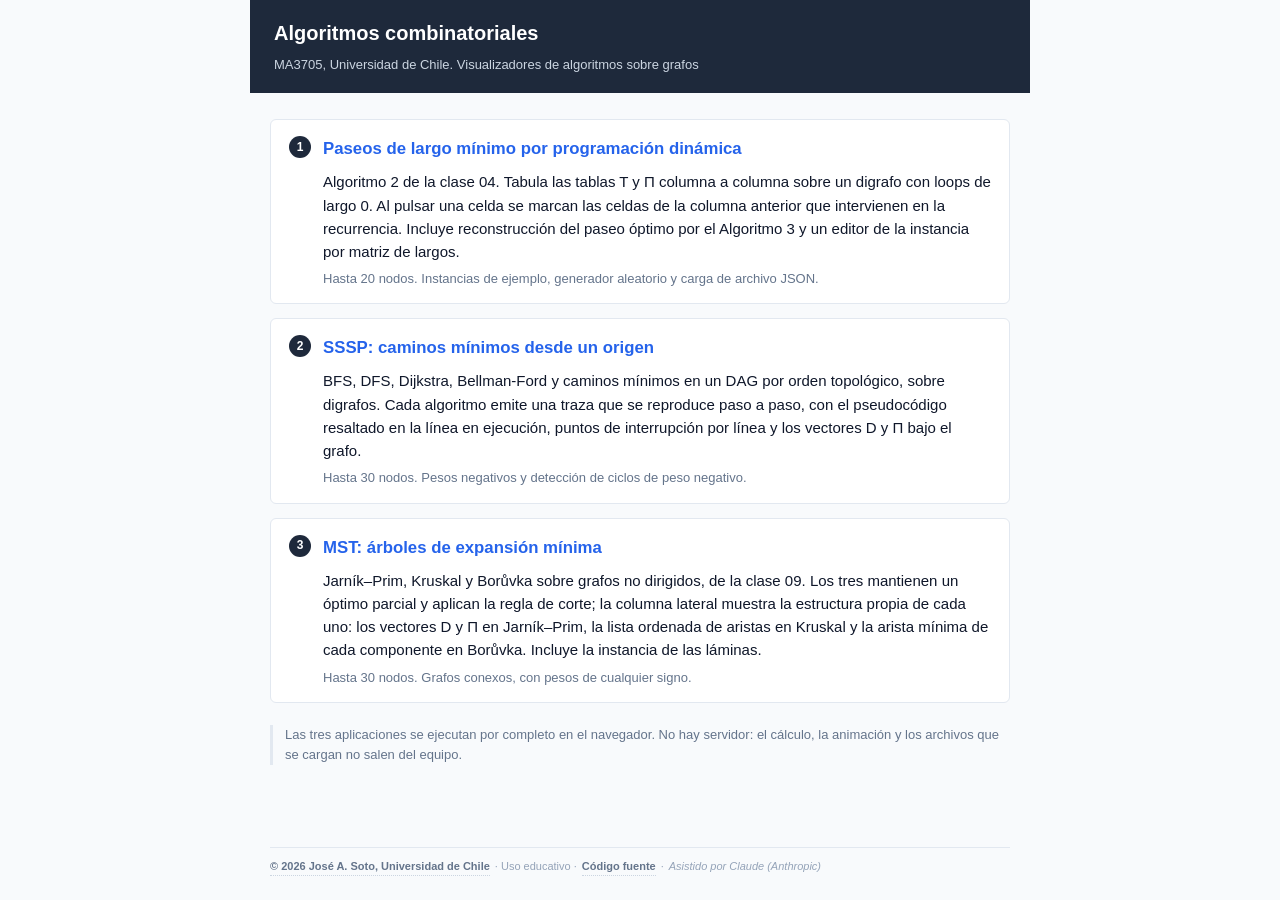
<file: docs/index.html>
<!DOCTYPE html>
<html lang="es">
<head>
<meta charset="utf-8">
<meta name="viewport" content="width=device-width, initial-scale=1">
<title>Algoritmos combinatoriales: visualizadores</title>
<meta http-equiv="Content-Security-Policy"
      content="default-src 'self'; script-src 'none'; style-src 'self'; img-src 'self' data:; connect-src 'none'; base-uri 'none'; form-action 'none'; object-src 'none'">
<link rel="stylesheet" href="indice.css?v=3">
</head>
<body>
<div class="pagina">
  <header class="cabecera">
    <h1>Algoritmos combinatoriales</h1>
    <span class="subtitulo">MA3705, Universidad de Chile. Visualizadores de algoritmos sobre grafos</span>
  </header>

  <main>
    <ol class="lista-apps">
      <li class="app">
        <a class="titulo" href="dp/index.html">Paseos de largo m&iacute;nimo por programaci&oacute;n din&aacute;mica</a>
        <p class="descripcion">
          Algoritmo 2 de la clase 04. Tabula las tablas T y &Pi; columna a columna
          sobre un digrafo con loops de largo 0. Al pulsar una celda se marcan las
          celdas de la columna anterior que intervienen en la recurrencia. Incluye
          reconstrucci&oacute;n del paseo &oacute;ptimo por el Algoritmo 3 y un editor de la
          instancia por matriz de largos.
        </p>
        <p class="detalle">Hasta 20 nodos. Instancias de ejemplo, generador aleatorio y carga de archivo JSON.</p>
      </li>

      <li class="app">
        <a class="titulo" href="visualizador/index.html">SSSP: caminos m&iacute;nimos desde un origen</a>
        <p class="descripcion">
          BFS, DFS, Dijkstra, Bellman-Ford y caminos m&iacute;nimos en un DAG por orden
          topol&oacute;gico, sobre digrafos. Cada algoritmo emite una traza que se reproduce
          paso a paso, con el pseudoc&oacute;digo resaltado en la l&iacute;nea en ejecuci&oacute;n, puntos
          de interrupci&oacute;n por l&iacute;nea y los vectores D y &Pi; bajo el grafo.
        </p>
        <p class="detalle">Hasta 30 nodos. Pesos negativos y detecci&oacute;n de ciclos de peso negativo.</p>
      </li>

      <li class="app">
        <a class="titulo" href="mst/index.html">MST: &aacute;rboles de expansi&oacute;n m&iacute;nima</a>
        <p class="descripcion">
          Jarn&iacute;k&ndash;Prim, Kruskal y Bor&#367;vka sobre grafos no dirigidos, de la clase 09.
          Los tres mantienen un &oacute;ptimo parcial y aplican la regla de corte; la columna
          lateral muestra la estructura propia de cada uno: los vectores D y &Pi; en
          Jarn&iacute;k&ndash;Prim, la lista ordenada de aristas en Kruskal y la arista m&iacute;nima de
          cada componente en Bor&#367;vka. Incluye la instancia de las l&aacute;minas.
        </p>
        <p class="detalle">Hasta 30 nodos. Grafos conexos, con pesos de cualquier signo.</p>
      </li>
    </ol>

    <p class="nota">
      Las tres aplicaciones se ejecutan por completo en el navegador. No hay
      servidor: el c&aacute;lculo, la animaci&oacute;n y los archivos que se cargan no salen del
      equipo.
    </p>
  </main>

  <footer class="pie">
    <a class="pie-credito" href="https://github.com/joseasoto-uchile/algoritmos-combinatoriales/blob/main/LICENSE"
       target="_blank" rel="noopener noreferrer">&copy; 2026 Jos&eacute; A. Soto, Universidad de Chile</a>
    <span>&middot; Uso educativo &middot;</span>
    <a class="pie-credito" href="https://github.com/joseasoto-uchile/algoritmos-combinatoriales"
       target="_blank" rel="noopener noreferrer">C&oacute;digo fuente</a>
    <span>&middot;</span>
    <span class="pie-asistencia">Asistido por Claude (Anthropic)</span>
  </footer>
</div>
</body>
</html>
</file>
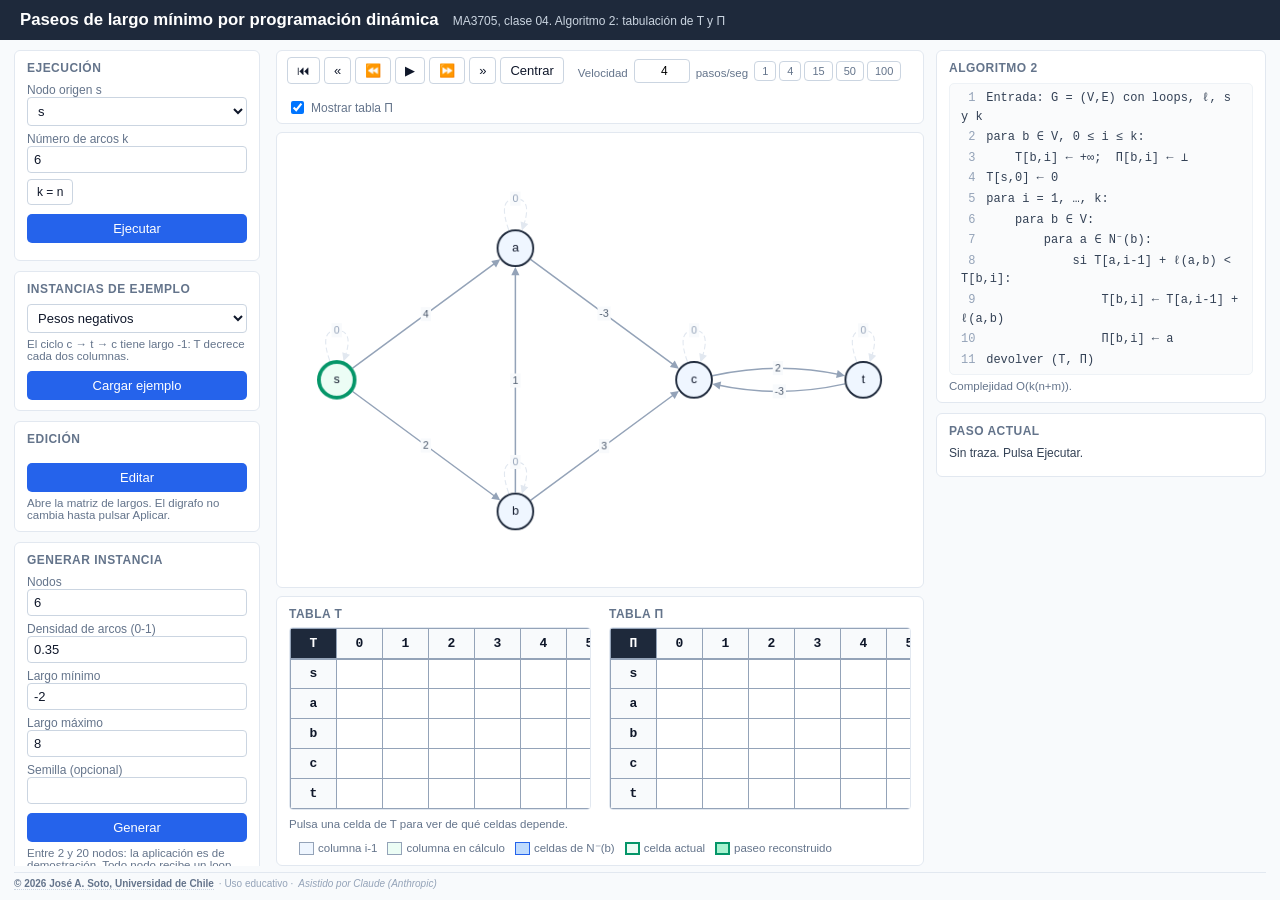
<file: docs/dp/index.html>
<!DOCTYPE html>
<html lang="es">
<head>
<meta charset="utf-8">
<meta name="viewport" content="width=device-width, initial-scale=1">
<title>Programación dinámica: paseos de largo mínimo</title>
<meta http-equiv="Content-Security-Policy"
      content="default-src 'self'; script-src 'self'; style-src 'self' 'unsafe-inline'; img-src 'self' data:; connect-src 'none'; base-uri 'none'; form-action 'none'; object-src 'none'">
<link rel="stylesheet" href="css/estilo.css?v=17">
<script src="../js/cytoscape.min.js?v=3.30.2"></script>
</head>
<body>
<div class="app">
  <header class="cabecera">
    <h1>Paseos de largo mínimo por programación dinámica</h1>
    <span class="subtitulo">MA3705, clase 04. Algoritmo 2: tabulación de T y &Pi;</span>
  </header>

  <div class="fila">
    <div class="columna-controles">
      <section class="panel">
        <h2>Ejecución</h2>
        <label for="dd-origen">Nodo origen s</label>
        <select id="dd-origen"></select>
        <label for="in-k">Número de arcos k</label>
        <input id="in-k" type="number" min="0" max="200" step="1" value="6">
        <button id="btn-k-igual-n" type="button" title="Usar k igual al número de nodos">k = n</button>
        <button id="btn-ejecutar" class="btn-primario">Ejecutar</button>
        <div id="txt-resultado" class="txt-estado"></div>
      </section>

      <section class="panel">
        <h2>Instancias de ejemplo</h2>
        <select id="dd-ejemplo"></select>
        <div id="txt-ejemplo" class="txt-ayuda"></div>
        <button id="btn-ejemplo" class="btn-primario">Cargar ejemplo</button>
      </section>

      <section class="panel">
        <h2>Edición</h2>
        <button id="btn-editar" class="btn-primario">Editar</button>
        <div class="txt-ayuda">Abre la matriz de largos. El digrafo no cambia
          hasta pulsar Aplicar.</div>
      </section>

      <section class="panel">
        <h2>Generar instancia</h2>
        <label for="in-n">Nodos</label>
        <input id="in-n" type="number" min="2" max="20" step="1" value="6">
        <label for="in-densidad">Densidad de arcos (0-1)</label>
        <input id="in-densidad" type="number" min="0" max="1" step="0.05" value="0.35">
        <label for="in-largo-min">Largo mínimo</label>
        <input id="in-largo-min" type="number" step="1" value="-2">
        <label for="in-largo-max">Largo máximo</label>
        <input id="in-largo-max" type="number" step="1" value="8">
        <label for="in-semilla">Semilla (opcional)</label>
        <input id="in-semilla" type="number">
        <button id="btn-generar" class="btn-primario">Generar</button>
        <div id="txt-generar"></div>
        <div class="txt-ayuda">Entre 2 y 20 nodos: la aplicación es de demostración.
          Todo nodo recibe un loop de largo 0 como preprocesamiento.</div>
      </section>

      <section class="panel">
        <h2>Reconstrucción</h2>
        <label for="dd-destino">Nodo destino t</label>
        <select id="dd-destino"></select>
        <div id="txt-paseo" class="txt-ayuda">Disponible al terminar el cálculo.</div>
        <div class="txt-ayuda">El paseo queda marcado en el digrafo y en las tablas.</div>
      </section>

      <section class="panel">
        <h2>Archivo</h2>
        <label class="btn-archivo">Cargar JSON<input id="in-cargar" type="file" accept=".json" hidden></label>
        <button id="btn-guardar">Guardar JSON</button>
        <button id="btn-tabla-csv">Tabla T en CSV</button>
        <div id="txt-archivo" class="txt-estado"></div>
      </section>
    </div>

    <div class="columna-centro">
      <div class="barra">
        <div class="grupo-botones">
          <button id="btn-reiniciar" title="Reiniciar">&#9198;</button>
          <button id="btn-col-anterior" title="Columna anterior">&laquo;</button>
          <button id="btn-anterior" title="Paso anterior">&#9194;</button>
          <button id="btn-play" title="Reproducir o pausar">&#9654;</button>
          <button id="btn-siguiente" title="Paso siguiente">&#9193;</button>
          <button id="btn-col-siguiente" title="Columna siguiente">&raquo;</button>
          <button id="btn-centrar" title="Centrar el grafo">Centrar</button>
        </div>
        <div class="grupo-velocidad">
          <span class="txt-ayuda">Velocidad</span>
          <input id="in-velocidad" type="number" min="1" max="100" step="1" class="entrada-velocidad">
          <span class="txt-ayuda">pasos/seg</span>
          <div id="atajos-velocidad" class="atajos"></div>
        </div>
        <label class="opcion"><input id="chk-pi" type="checkbox" checked> Mostrar tabla &Pi;</label>
      </div>

      <div id="cyto"></div>

      <div class="panel panel-tabla">
        <div class="par-tablas">
          <div class="bloque-tabla">
            <h2>Tabla T</h2>
            <div class="tabla-envoltura"><table id="tabla-t"></table></div>
          </div>
          <div class="bloque-tabla" id="bloque-pi">
            <h2>Tabla &Pi;</h2>
            <div class="tabla-envoltura"><table id="tabla-pi"></table></div>
          </div>
        </div>
        <div id="txt-seleccion" class="txt-ayuda">Pulsa una celda para ver de qué celdas depende.</div>
        <div class="leyenda">
          <span class="muestra col-previa"></span> columna i-1
          <span class="muestra col-actual"></span> columna en cálculo
          <span class="muestra vecina"></span> celdas de N&#8315;(b)
          <span class="muestra activa"></span> celda actual
          <span class="muestra paseo"></span> paseo reconstruido
        </div>
      </div>
    </div>

    <div class="columna-derecha">
      <section class="panel panel-codigo">
        <h2>Algoritmo 2</h2>
        <div id="pseudocodigo" class="bloque-codigo"></div>
        <div class="txt-ayuda">Complejidad O(k(n+m)).</div>
      </section>
      <section class="panel">
        <h2>Paso actual</h2>
        <div id="txt-paso" class="txt-estado"></div>
        <div id="txt-detalle" class="txt-detalle"></div>
      </section>
    </div>
  </div>

  <footer class="pie">
    <a class="pie-credito" href="https://github.com/joseasoto-uchile/algoritmos-combinatoriales/blob/main/LICENSE"
       target="_blank" rel="noopener noreferrer">&copy; 2026 Jos&eacute; A. Soto, Universidad de Chile</a>
    <span>&middot; Uso educativo &middot;</span>
    <span class="pie-asistencia">Asistido por Claude (Anthropic)</span>
  </footer>
</div>

<dialog id="dlg-editor">
  <h2>Matriz de largos</h2>
  <p class="txt-ayuda">Cada casilla es el largo del arco de la fila hacia la
    columna. Una casilla vacía significa que el arco no existe. La diagonal son
    los loops de largo 0 del preprocesamiento y no se edita. Los nombres de los
    nodos se escriben en la primera columna.</p>
  <div class="editor-barra">
    <button id="btn-editor-agregar" type="button">Agregar nodo</button>
    <span id="txt-editor-n" class="txt-ayuda"></span>
  </div>
  <div class="editor-envoltura">
    <table id="tabla-editor"></table>
  </div>
  <div id="txt-editor"></div>
  <div class="editor-pie">
    <button id="btn-editor-cancelar" type="button">Cancelar</button>
    <button id="btn-editor-aplicar" type="button" class="btn-primario">Aplicar</button>
  </div>
</dialog>

<script src="js/digrafo.js?v=16"></script>
<script src="js/dp.js?v=16"></script>
<script src="js/ejemplos.js?v=16"></script>
<script src="js/viz.js?v=16"></script>
<script src="js/editor.js?v=16"></script>
<script src="js/app.js?v=16"></script>
</body>
</html>
</file>
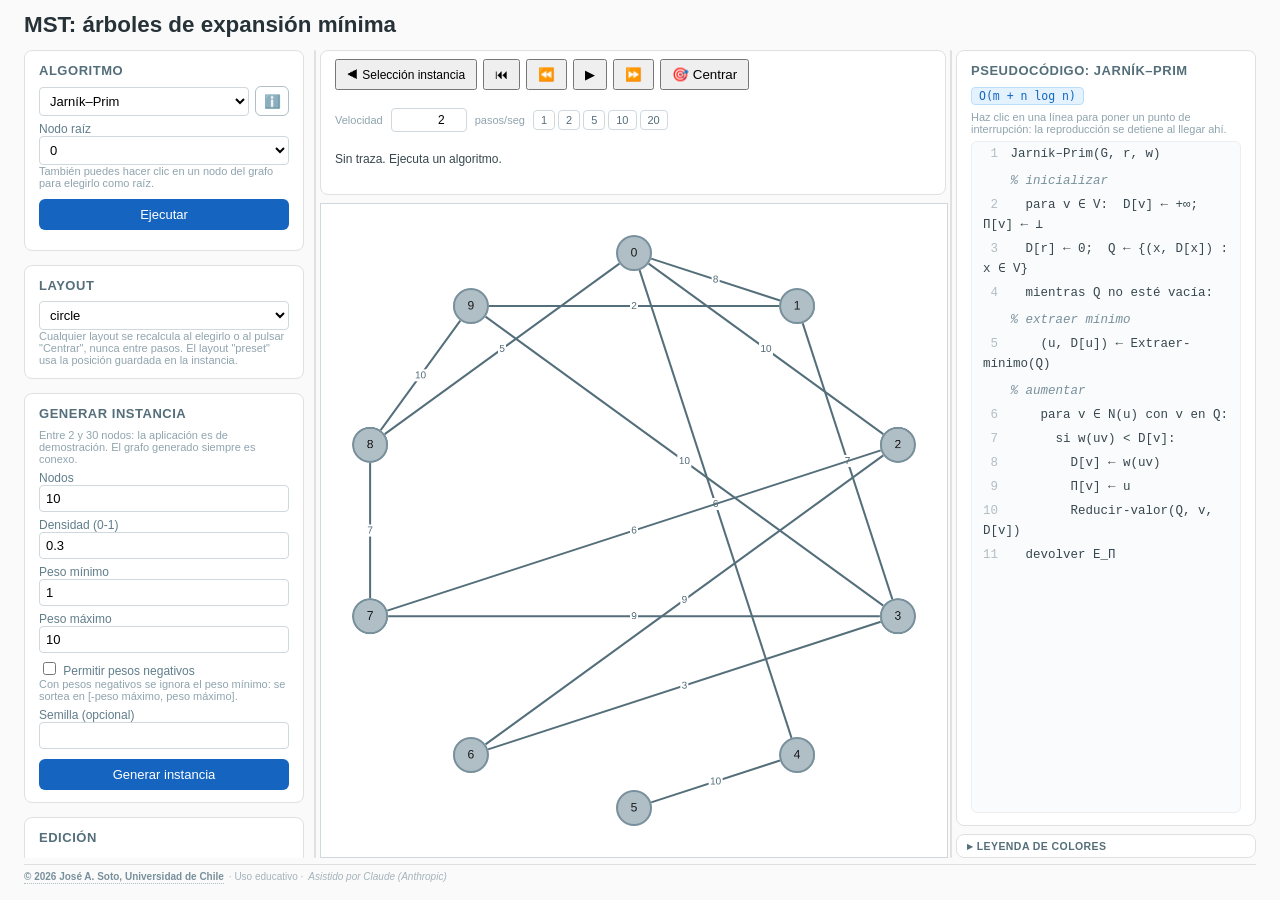
<file: docs/mst/index.html>
<!DOCTYPE html>
<html lang="es">
<head>
<meta charset="utf-8">
<meta name="viewport" content="width=device-width, initial-scale=1">
<title>MST: árboles de expansión mínima</title>
<!-- Segunda capa contra la inyección de HTML: 'script-src self' impide que un
     manejador de eventos en línea llegue a ejecutarse. Los <option> y las
     tablas se construyen con la API del DOM, que es donde está la causa.
     'unsafe-inline' es necesario en estilos porque la leyenda usa atributos
     style y Cytoscape fija estilos en línea sobre su contenedor.
     GitHub Pages no admite cabeceras propias, de ahí la etiqueta meta. -->
<meta http-equiv="Content-Security-Policy"
      content="default-src 'self'; script-src 'self'; style-src 'self' 'unsafe-inline'; img-src 'self' data:; connect-src 'none'; base-uri 'none'; form-action 'none'; object-src 'none'">
<link rel="stylesheet" href="css/estilo.css?v=11">
<!-- Cytoscape servido desde el propio sitio, no desde un CDN. Elimina la
     dependencia de red externa. Para actualizarlo, descargar la versión nueva
     sobre este archivo y subir el ?v=. -->
<script src="../js/cytoscape.min.js?v=3.30.2"></script>
</head>
<body>
<div class="app-contenedor">
  <h2>MST: árboles de expansión mínima</h2>

  <div class="fila-principal">
    <!-- Columna de controles: ordenada por frecuencia de uso, no por orden
         lógico. Sobre una instancia ya dibujada uno elige y ejecuta
         algoritmos varias veces antes de generar otra instancia. -->
    <div class="columna-controles">
      <div class="panel">
        <h4>Algoritmo</h4>
        <div class="fila-algoritmo">
          <select id="dd-algoritmo"></select>
          <button id="btn-info-algoritmo" class="btn-info" title="Ver cómo funciona este algoritmo">ℹ️</button>
        </div>
        <label for="dd-raiz">Nodo raíz</label>
        <select id="dd-raiz"></select>
        <div id="txt-raiz" class="txt-ayuda">También puedes hacer clic en un nodo del grafo para elegirlo como raíz.</div>
        <button id="btn-ejecutar" class="btn-primario">Ejecutar</button>
        <div id="txt-resultado" class="txt-estado"></div>
      </div>

      <div class="panel">
        <h4>Layout</h4>
        <select id="dd-layout"></select>
        <div class="txt-ayuda">
          Cualquier layout se recalcula al elegirlo o al pulsar "Centrar", nunca
          entre pasos. El layout "preset" usa la posición guardada en la instancia.
        </div>
      </div>

      <div class="panel">
        <h4>Generar instancia</h4>
        <div class="txt-ayuda">Entre 2 y 30 nodos: la aplicación es de demostración. El grafo generado siempre es conexo.</div>
        <label for="in-n">Nodos</label>
        <input id="in-n" type="number" value="10" min="2" max="30" step="1">
        <label for="in-densidad">Densidad (0-1)</label>
        <input id="in-densidad" type="number" value="0.3" min="0" max="1" step="0.05">
        <label for="in-peso-min">Peso mínimo</label>
        <input id="in-peso-min" type="number" value="1" step="1">
        <label for="in-peso-max">Peso máximo</label>
        <input id="in-peso-max" type="number" value="10" step="1">
        <label><input type="checkbox" class="bandera" value="negativos"> Permitir pesos negativos</label>
        <div class="txt-ayuda">Con pesos negativos se ignora el peso mínimo: se sortea en [-peso máximo, peso máximo].</div>
        <label for="in-seed">Semilla (opcional)</label>
        <input id="in-seed" type="number">
        <button id="btn-generar" class="btn-primario">Generar instancia</button>
        <div id="txt-generar"></div>
      </div>

      <div class="panel">
        <h4>Edición</h4>
        <button id="btn-editar" class="btn-primario">Editar matriz de pesos</button>
        <div class="txt-ayuda">El grafo no cambia hasta pulsar Aplicar.</div>
        <div id="txt-editar" class="txt-estado"></div>
      </div>

      <div class="panel">
        <h4>Instancias de ejemplo</h4>
        <select id="dd-ejemplo"></select>
        <div id="txt-ejemplo" class="txt-ayuda"></div>
        <button id="btn-ejemplo" class="btn-primario">Cargar ejemplo</button>
      </div>

      <div class="panel">
        <h4>Archivo</h4>
        <label class="btn-archivo">Cargar JSON<input id="in-cargar" type="file" accept=".json" hidden></label>
        <button id="btn-guardar">Guardar JSON</button>
        <div id="txt-archivo" class="txt-estado"></div>
        <h4 style="margin-top:12px">Exportar traza</h4>
        <div class="fila-botones">
          <button id="btn-traza-json">Traza JSON</button>
          <button id="btn-traza-csv">Traza CSV</button>
        </div>
        <div id="txt-traza" class="txt-estado"></div>
      </div>
    </div>

    <div class="divisor" data-objetivo="controles" title="Arrastra para redimensionar · doble clic para restablecer"></div>

    <div class="columna-grafo">
      <div class="toolbar-grafo">
        <div class="fila-botones">
          <button id="btn-plegar" title="Ocultar o mostrar la selección de instancia y algoritmo"
                  aria-expanded="true"><span id="flecha-plegar">⯇</span><span
                  class="solo-ancho"> Selección instancia</span></button>
          <button id="btn-reiniciar" title="Reiniciar">⏮</button>
          <button id="btn-anterior" title="Paso anterior">⏪</button>
          <button id="btn-play" title="Reproducir / Pausar">▶</button>
          <button id="btn-siguiente" title="Paso siguiente">⏩</button>
          <button id="btn-centrar" title="Centrar y ajustar vista al grafo">🎯 Centrar</button>
        </div>
        <div class="fila-velocidad">
          <span class="txt-ayuda">Velocidad</span>
          <input id="in-velocidad" type="number" min="1" max="100" step="1" class="entrada-velocidad">
          <span class="txt-ayuda">pasos/seg</span>
          <div id="atajos-velocidad" class="atajos-velocidad"></div>
        </div>
        <div id="txt-paso" class="txt-estado"></div>
        <!-- Solo se llena en los algoritmos que trabajan por fases (Borůvka);
             en el resto queda vacio y no ocupa nada. -->
        <div id="txt-fase" class="txt-fase"></div>
      </div>

      <div id="cyto"></div>
    </div>

    <div class="columna-estado">
      <!-- La estructura principal del algoritmo: los vectores D y Pi por nodo
           en Jarnik-Prim, la lista ordenada de aristas en Kruskal, la arista
           minima de cada componente en Boruvka. -->
      <section id="panel-estado" class="panel-estructura" hidden>
        <div class="estructura-cabecera">
          <h4 id="titulo-estado">Estado</h4>
          <span id="txt-resumen" class="txt-ayuda"></span>
        </div>
        <!-- Alto fijo, tambien cuando esta vacio: la columna esta acotada por la
             ventana y lo que crezca aqui se lo quita a la tabla. -->
        <div id="txt-componentes" class="txt-ayuda"></div>
        <div class="estructura-envoltura">
          <table id="tabla-estado"></table>
        </div>
        <div id="txt-detalle" class="txt-ayuda"></div>
      </section>
    </div>

    <div class="divisor" data-objetivo="codigo" title="Arrastra para redimensionar · doble clic para restablecer"></div>

    <div class="columna-codigo">
      <div class="panel panel-codigo">
        <h4 id="pseudocodigo-titulo">Pseudocódigo</h4>
        <div id="pseudocodigo-complejidad"></div>
        <div class="txt-ayuda">Haz clic en una línea para poner un punto de interrupción: la reproducción se detiene al llegar ahí.</div>
        <div id="pseudocodigo-lineas" class="bloque-codigo"></div>
      </div>

      <!-- El estado queda guardado entre visitas. -->
      <details class="leyenda">
        <summary>Leyenda de colores</summary>
        <div id="leyenda-contenido" class="leyenda-contenido"></div>
      </details>
    </div>
  </div>

  <dialog id="dlg-editor">
    <h4>Matriz de pesos</h4>
    <p class="txt-ayuda">Cada casilla es el peso de la arista entre la fila y la
      columna. Una casilla vac&iacute;a significa que la arista no existe. El grafo no
      es dirigido, de modo que basta con llenar el tri&aacute;ngulo superior: la casilla
      sim&eacute;trica se copia sola. La diagonal no se edita, porque un lazo nunca est&aacute;
      en un &aacute;rbol de expansi&oacute;n. Los nombres de los nodos se escriben en la primera
      columna.</p>
    <div class="editor-barra">
      <button id="btn-editor-agregar" type="button">Agregar nodo</button>
      <span id="txt-editor-n" class="txt-ayuda"></span>
    </div>
    <div class="editor-envoltura">
      <table id="tabla-editor"></table>
    </div>
    <div id="txt-editor"></div>
    <div class="editor-pie">
      <button id="btn-editor-cancelar" type="button">Cancelar</button>
      <button id="btn-editor-aplicar" type="button" class="btn-primario">Aplicar</button>
    </div>
  </dialog>

  <footer class="pie">
    <a id="pie-credito" class="pie-credito" target="_blank" rel="noopener noreferrer"
       title="Ver la licencia MIT en el repositorio">© 2026 José A. Soto, Universidad de Chile</a>
    <span>· Uso educativo ·</span>
    <span class="pie-asistencia">Asistido por Claude (Anthropic)</span>
  </footer>
</div>

<div id="modal-info" class="modal-overlay">
  <div class="modal-contenido">
    <div class="modal-header">
      <h3 id="modal-info-titulo"></h3>
      <button id="btn-cerrar-info" class="btn-cerrar">✕</button>
    </div>
    <p id="modal-info-texto"></p>
  </div>
</div>

<!-- El ?v= invalida la caché del navegador. Incrementarlo al modificar
     cualquier archivo de js/ o css/. -->
<script src="js/grafo.js?v=11"></script>
<script src="js/algoritmos.js?v=11"></script>
<script src="js/viz.js?v=11"></script>
<script src="js/editor.js?v=11"></script>
<script src="js/app.js?v=11"></script>
</body>
</html>
</file>
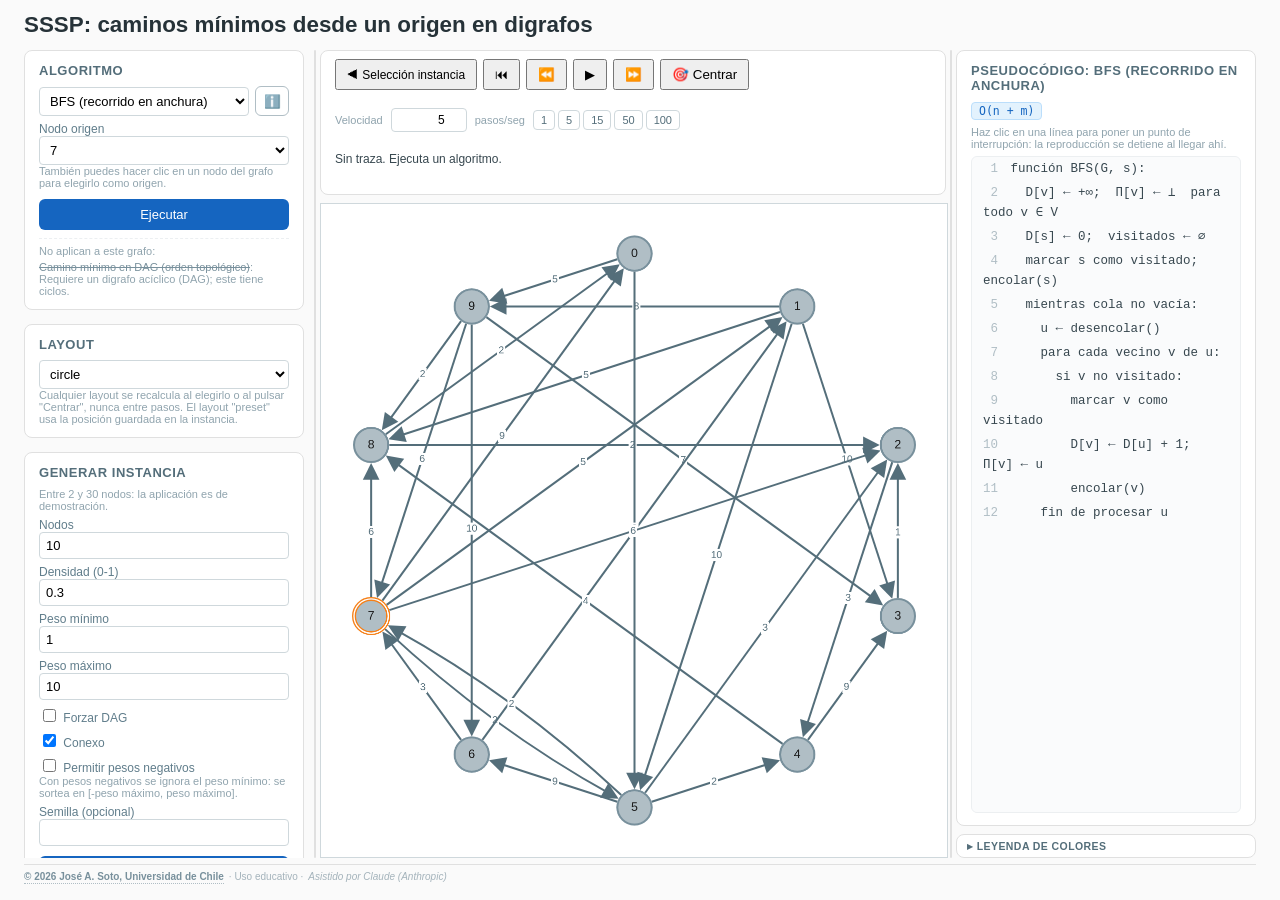
<file: docs/visualizador/index.html>
<!DOCTYPE html>
<html lang="es">
<head>
<meta charset="utf-8">
<meta name="viewport" content="width=device-width, initial-scale=1">
<title>SSSP: caminos mínimos en digrafos</title>
<!-- Segunda capa contra la inyección de HTML: 'script-src self' impide que un
     manejador de eventos en línea llegue a ejecutarse. La causa está corregida
     en app.js, donde los <option> se construyen con la API del DOM.
     'unsafe-inline' es necesario en estilos porque la leyenda usa atributos
     style y Cytoscape fija estilos en línea sobre su contenedor.
     GitHub Pages no admite cabeceras propias, de ahí la etiqueta meta. -->
<meta http-equiv="Content-Security-Policy"
      content="default-src 'self'; script-src 'self'; style-src 'self' 'unsafe-inline'; img-src 'self' data:; connect-src 'none'; base-uri 'none'; form-action 'none'; object-src 'none'">
<link rel="stylesheet" href="css/estilo.css?v=41">
<!-- Cytoscape servido desde el propio sitio, no desde un CDN. Elimina la
     dependencia de red externa. Para actualizarlo, descargar la versión nueva
     sobre este archivo y subir el ?v=. -->
<script src="../js/cytoscape.min.js?v=3.30.2"></script>
</head>
<body>
<div class="app-contenedor">
  <h2>SSSP: caminos mínimos desde un origen en digrafos</h2>

  <div class="fila-principal">
    <!-- Columna de controles: ordenada por frecuencia de uso, no por orden
         lógico. Sobre una instancia ya dibujada uno elige y ejecuta
         algoritmos varias veces antes de generar otra instancia. -->
    <div class="columna-controles">
      <div class="panel">
        <h4>Algoritmo</h4>
        <div class="fila-algoritmo">
          <select id="dd-algoritmo"></select>
          <button id="btn-info-algoritmo" class="btn-info" title="Ver cómo funciona este algoritmo">ℹ️</button>
        </div>
        <label for="dd-origen">Nodo origen</label>
        <select id="dd-origen"></select>
        <div class="txt-ayuda">También puedes hacer clic en un nodo del grafo para elegirlo como origen.</div>
        <button id="btn-ejecutar" class="btn-primario">Ejecutar</button>
        <div id="txt-resultado" class="txt-estado"></div>
        <div id="lista-no-disponibles" class="lista-no-disponibles"></div>
      </div>

      <div class="panel">
        <h4>Layout</h4>
        <select id="dd-layout"></select>
        <div class="txt-ayuda">
          Cualquier layout se recalcula al elegirlo o al pulsar "Centrar", nunca
          entre pasos. El layout "preset" usa la posición guardada en la instancia.
        </div>
      </div>

      <div class="panel">
        <h4>Generar instancia</h4>
        <div class="txt-ayuda">Entre 2 y 30 nodos: la aplicación es de demostración.</div>
        <label for="in-n">Nodos</label>
        <input id="in-n" type="number" value="10" min="2" max="30" step="1">
        <label for="in-densidad">Densidad (0-1)</label>
        <input id="in-densidad" type="number" value="0.3" min="0" max="1" step="0.05">
        <label for="in-peso-min">Peso mínimo</label>
        <input id="in-peso-min" type="number" value="1" step="1">
        <label for="in-peso-max">Peso máximo</label>
        <input id="in-peso-max" type="number" value="10" step="1">
        <label><input type="checkbox" class="bandera" value="dag"> Forzar DAG</label>
        <label><input type="checkbox" class="bandera" value="conexo" checked> Conexo</label>
        <label><input type="checkbox" class="bandera" value="negativos"> Permitir pesos negativos</label>
        <div class="txt-ayuda">Con pesos negativos se ignora el peso mínimo: se sortea en [-peso máximo, peso máximo].</div>
        <label for="in-seed">Semilla (opcional)</label>
        <input id="in-seed" type="number">
        <button id="btn-generar" class="btn-primario">Generar instancia</button>
        <div id="txt-generar"></div>
      </div>

      <div class="panel">
        <h4>Edición</h4>
        <button id="btn-editar" class="btn-primario">Editar matriz de pesos</button>
        <div class="txt-ayuda">El digrafo no cambia hasta pulsar Aplicar.</div>
        <div id="txt-editar" class="txt-estado"></div>
      </div>

      <div class="panel">
        <h4>Instancias de ejemplo</h4>
        <select id="dd-ejemplo"></select>
        <div id="txt-ejemplo" class="txt-ayuda"></div>
        <button id="btn-ejemplo" class="btn-primario">Cargar ejemplo</button>
      </div>

      <div class="panel">
        <h4>Archivo</h4>
        <label class="btn-archivo">Cargar JSON<input id="in-cargar" type="file" accept=".json" hidden></label>
        <button id="btn-guardar">Guardar JSON</button>
        <div id="txt-archivo" class="txt-estado"></div>
        <h4 style="margin-top:12px">Exportar traza</h4>
        <div class="fila-botones">
          <button id="btn-traza-json">Traza JSON</button>
          <button id="btn-traza-csv">Traza CSV</button>
        </div>
        <div id="txt-traza" class="txt-estado"></div>
      </div>
    </div>

    <div class="divisor" data-objetivo="controles" title="Arrastra para redimensionar · doble clic para restablecer"></div>

    <div class="columna-grafo">
      <div class="toolbar-grafo">
        <div class="fila-botones">
          <button id="btn-plegar" title="Ocultar o mostrar la selección de instancia y algoritmo"
                  aria-expanded="true"><span id="flecha-plegar">⯇</span><span
                  class="solo-ancho"> Selección instancia</span></button>
          <button id="btn-reiniciar" title="Reiniciar">⏮</button>
          <button id="btn-anterior" title="Paso anterior">⏪</button>
          <button id="btn-play" title="Reproducir / Pausar">▶</button>
          <button id="btn-siguiente" title="Paso siguiente">⏩</button>
          <button id="btn-centrar" title="Centrar y ajustar vista al grafo">🎯 Centrar</button>
        </div>
        <div class="fila-velocidad">
          <span class="txt-ayuda">Velocidad</span>
          <input id="in-velocidad" type="number" min="1" max="100" step="1" class="entrada-velocidad">
          <span class="txt-ayuda">pasos/seg</span>
          <div id="atajos-velocidad" class="atajos-velocidad"></div>
        </div>
        <div id="txt-paso" class="txt-estado"></div>
        <!-- Solo se llena en algoritmos que iteran sobre todos los arcos
             (Bellman-Ford); en el resto queda vacio y no ocupa nada. -->
        <div id="txt-iteracion" class="txt-iteracion"></div>
      </div>

      <div id="cyto"></div>


    </div>

    <div class="columna-vectores">
      <!-- Solo aparece en los algoritmos que mantienen los vectores D y Pi. -->
      <section id="panel-vectores" class="panel-vectores" hidden>
        <div class="vectores-cabecera">
          <h4>Vectores</h4>
          <label class="etiqueta-destino">Camino a
            <select id="dd-destino"></select>
          </label>
          <span id="txt-vectores" class="txt-ayuda"></span>
        </div>
        <!-- Alto fijo, tambien cuando esta vacio: el alto del panel determina el
             del lienzo del grafo. -->
        <div id="txt-estructura" class="txt-ayuda"></div>
        <div class="vectores-envoltura">
          <table id="tabla-vectores"></table>
        </div>
        <div id="txt-seleccion" class="txt-ayuda">Pulsa un nodo de la tabla para ver los arcos que entran.</div>
      </section>
    </div>

    <div class="divisor" data-objetivo="codigo" title="Arrastra para redimensionar · doble clic para restablecer"></div>

    <div class="columna-codigo">
      <div class="panel panel-codigo">
        <h4 id="pseudocodigo-titulo">Pseudocódigo</h4>
        <div id="pseudocodigo-complejidad"></div>
        <div class="txt-ayuda">Haz clic en una línea para poner un punto de interrupción: la reproducción se detiene al llegar ahí.</div>
        <div id="pseudocodigo-lineas" class="bloque-codigo"></div>
      </div>


      <!-- Plegada por omisión. El estado queda guardado entre visitas. -->
      <details class="leyenda">
        <summary>Leyenda de colores</summary>
        <div id="leyenda-contenido" class="leyenda-contenido"></div>
      </details>
    </div>
  </div>

  <dialog id="dlg-editor">
    <h4>Matriz de pesos</h4>
    <p class="txt-ayuda">Cada casilla es el peso del arco de la fila hacia la
      columna. Una casilla vac&iacute;a significa que el arco no existe. La diagonal
      tambi&eacute;n se edita: un arco de un nodo a s&iacute; mismo es v&aacute;lido. Los nombres de
      los nodos se escriben en la primera columna.</p>
    <div class="editor-barra">
      <button id="btn-editor-agregar" type="button">Agregar nodo</button>
      <span id="txt-editor-n" class="txt-ayuda"></span>
    </div>
    <div class="editor-envoltura">
      <table id="tabla-editor"></table>
    </div>
    <div id="txt-editor"></div>
    <div class="editor-pie">
      <button id="btn-editor-cancelar" type="button">Cancelar</button>
      <button id="btn-editor-aplicar" type="button" class="btn-primario">Aplicar</button>
    </div>
  </dialog>

  <footer class="pie">
    <a id="pie-credito" class="pie-credito" target="_blank" rel="noopener noreferrer"
       title="Ver la licencia MIT en el repositorio">© 2026 José A. Soto, Universidad de Chile</a>
    <span>· Uso educativo ·</span>
    <span class="pie-asistencia">Asistido por Claude (Anthropic)</span>
  </footer>
</div>

<div id="modal-info" class="modal-overlay">
  <div class="modal-contenido">
    <div class="modal-header">
      <h3 id="modal-info-titulo"></h3>
      <button id="btn-cerrar-info" class="btn-cerrar">✕</button>
    </div>
    <p id="modal-info-texto"></p>
  </div>
</div>

<!-- El ?v= invalida la caché del navegador. Incrementarlo al modificar
     cualquier archivo de js/ o css/. -->
<script src="js/grafo.js?v=39"></script>
<script src="js/algoritmos.js?v=36"></script>
<script src="js/viz.js?v=39"></script>
<script src="js/editor.js?v=25"></script>
<script src="js/app.js?v=41"></script>
</body>
</html>
</file>
<file: docs/indice.css>
/* Página índice. Comparte la paleta de las diapositivas de la clase 04 con las
   dos aplicaciones, sin depender de sus hojas de estilo. */
:root {
    --fondo: #F8FAFC;
    --texto: #0F172A;
    --azul-oscuro: #1E293B;
    --azul-medio: #2563EB;
    --gris: #E2E8F0;
    --gris-texto: #64748B;
}

* { box-sizing: border-box; }

html, body { margin: 0; min-height: 100%; }

body {
    font-family: -apple-system, "Segoe UI", Roboto, sans-serif;
    background: var(--fondo);
    color: var(--texto);
    font-size: 15px;
    line-height: 1.55;
}

.pagina {
    max-width: 780px;
    margin: 0 auto;
    padding: 0 20px 24px;
    min-height: 100vh;
    display: flex;
    flex-direction: column;
}

.cabecera {
    background: var(--azul-oscuro);
    color: #fff;
    margin: 0 -20px 26px;
    padding: 18px 24px;
}

.cabecera h1 { font-size: 1.25rem; margin: 0 0 3px; }
.cabecera .subtitulo { font-size: 13px; color: #CBD5E1; }

main { flex: 1; }

.lista-apps {
    list-style: none;
    counter-reset: app;
    margin: 0;
    padding: 0;
}

.app {
    counter-increment: app;
    background: #fff;
    border: 1px solid var(--gris);
    border-radius: 6px;
    padding: 16px 18px 14px 52px;
    margin-bottom: 14px;
    position: relative;
}

.app::before {
    content: counter(app);
    position: absolute;
    left: 18px;
    top: 16px;
    width: 22px;
    height: 22px;
    border-radius: 50%;
    background: var(--azul-oscuro);
    color: #fff;
    font-size: 12px;
    font-weight: 700;
    display: flex;
    align-items: center;
    justify-content: center;
}

.titulo {
    display: inline-block;
    font-size: 1.05rem;
    font-weight: 700;
    color: var(--azul-medio);
    text-decoration: none;
    margin-bottom: 4px;
}

.titulo:hover { text-decoration: underline; }

.descripcion { margin: 4px 0 6px; }

.detalle {
    margin: 0;
    font-size: 13px;
    color: var(--gris-texto);
}

.nota {
    font-size: 13px;
    color: var(--gris-texto);
    border-left: 3px solid var(--gris);
    padding-left: 12px;
    margin: 22px 0 0;
}

.pie {
    flex: 0 0 auto;
    display: flex;
    flex-wrap: wrap;
    gap: 0 5px;
    margin-top: 26px;
    padding-top: 10px;
    border-top: 1px solid var(--gris);
    font-size: 11px;
    color: #94A3B8;
}

.pie-credito {
    color: var(--gris-texto);
    font-weight: 600;
    text-decoration: none;
    border-bottom: 1px dotted #CBD5E1;
}

.pie-credito:hover { color: var(--azul-medio); }
.pie-asistencia { font-style: italic; }
</file>
<file: docs/dp/css/estilo.css>
/* Paleta de las diapositivas de la clase 04. */
:root {
    --fondo: #F8FAFC;
    --texto: #0F172A;
    --azul-oscuro: #1E293B;
    --azul-medio: #2563EB;
    --celeste: #EFF6FF;
    --celeste-fuerte: #BFDBFE;
    --verde: #059669;
    --verde-suave: #ECFDF5;
    --verde-medio: #A7F3D0;
    --naranja: #DC2626;
    --naranja-suave: #FEF2F2;
    --gris: #E2E8F0;
    --gris-texto: #64748B;
}

* { box-sizing: border-box; }

html, body { height: 100%; margin: 0; }

body {
    font-family: -apple-system, "Segoe UI", Roboto, sans-serif;
    background: var(--fondo);
    color: var(--texto);
    font-size: 14px;
}

.app {
    height: 100vh;
    min-height: 700px;
    padding: 0 14px 10px;
    display: flex;
    flex-direction: column;
}

.cabecera {
    background: var(--azul-oscuro);
    color: #fff;
    margin: 0 -14px 10px;
    padding: 10px 20px;
    display: flex;
    align-items: baseline;
    gap: 14px;
    flex-wrap: wrap;
}

.cabecera h1 { font-size: 1.05rem; margin: 0; }
.cabecera .subtitulo { font-size: 12px; color: #CBD5E1; }

.fila {
    display: flex;
    gap: 12px;
    flex: 1;
    min-height: 0;
}

.columna-controles {
    flex: 0 0 250px;
    overflow-y: auto;
    display: flex;
    flex-direction: column;
    gap: 10px;
    padding-right: 4px;
}

.columna-centro {
    flex: 1 1 auto;
    min-width: 380px;
    display: flex;
    flex-direction: column;
    gap: 8px;
    min-height: 0;
}

.columna-derecha {
    flex: 0 0 330px;
    display: flex;
    flex-direction: column;
    gap: 10px;
    min-height: 0;
    overflow-y: auto;
}

.panel {
    background: #fff;
    border: 1px solid var(--gris);
    border-radius: 6px;
    padding: 10px 12px;
}

.panel h2 {
    margin: 0 0 8px;
    font-size: 12px;
    text-transform: uppercase;
    letter-spacing: 0.04em;
    color: var(--gris-texto);
}

.panel label { display: block; font-size: 12px; color: var(--gris-texto); margin-top: 6px; }

.panel input[type="number"], .panel select {
    width: 100%;
    padding: 5px 6px;
    border: 1px solid #CBD5E1;
    border-radius: 4px;
    font-size: 13px;
    background: #fff;
    color: var(--texto);
}

.btn-primario {
    margin-top: 9px;
    width: 100%;
    background: var(--azul-medio);
    color: #fff;
    border: none;
    border-radius: 5px;
    padding: 7px 10px;
    cursor: pointer;
    font-size: 13px;
}

.btn-primario:hover { background: #1D4ED8; }

.panel button:not(.btn-primario) {
    margin-top: 6px;
    padding: 5px 9px;
    border: 1px solid #CBD5E1;
    border-radius: 4px;
    background: #fff;
    cursor: pointer;
    font-size: 12px;
    color: var(--texto);
}

.btn-archivo {
    display: inline-block;
    margin-top: 6px;
    padding: 5px 9px;
    border: 1px solid #CBD5E1;
    border-radius: 4px;
    cursor: pointer;
    font-size: 12px;
    background: #fff;
}

.txt-estado { margin-top: 7px; font-size: 12px; color: #334155; }
.txt-ayuda { font-size: 11.5px; color: var(--gris-texto); margin-top: 5px; }

.txt-error {
    margin-top: 7px;
    font-size: 12px;
    color: var(--naranja);
    background: var(--naranja-suave);
    border-left: 3px solid var(--naranja);
    padding: 5px 7px;
    border-radius: 3px;
}

.txt-formula {
    margin-top: 6px;
    font-family: Consolas, "Courier New", monospace;
    font-size: 12px;
    color: var(--azul-medio);
    background: var(--celeste);
    border: 1px solid var(--celeste-fuerte);
    border-radius: 4px;
    padding: 5px 7px;
}

.txt-detalle {
    margin-top: 6px;
    font-family: Consolas, "Courier New", monospace;
    font-size: 12px;
    line-height: 1.5;
    color: #334155;
}

/* --- Barra de control --- */
.barra {
    flex: 0 0 auto;
    background: #fff;
    border: 1px solid var(--gris);
    border-radius: 6px;
    padding: 6px 10px;
    display: flex;
    align-items: center;
    gap: 14px;
    flex-wrap: wrap;
}

.grupo-botones { display: flex; gap: 4px; }

.grupo-botones button {
    padding: 5px 9px;
    border: 1px solid #CBD5E1;
    border-radius: 4px;
    background: #fff;
    cursor: pointer;
    font-size: 13px;
    color: var(--texto);
}

.grupo-botones button:hover { border-color: var(--azul-medio); color: var(--azul-medio); }

.grupo-velocidad { display: flex; align-items: center; gap: 6px; }

.entrada-velocidad {
    width: 56px;
    padding: 4px 6px;
    border: 1px solid #CBD5E1;
    border-radius: 4px;
    text-align: right;
    font-size: 12px;
}

.atajos { display: flex; gap: 3px; }

.atajos button {
    padding: 3px 7px;
    font-size: 11px;
    border: 1px solid #CBD5E1;
    border-radius: 4px;
    background: #fff;
    cursor: pointer;
    color: var(--gris-texto);
}

.atajos button:hover { border-color: var(--azul-medio); color: var(--azul-medio); }

.opcion { font-size: 12px; color: var(--gris-texto); display: flex; align-items: center; gap: 4px; }

#cyto {
    flex: 1 1 auto;
    min-height: 220px;
    background: #fff;
    border: 1px solid var(--gris);
    border-radius: 6px;
}

/* --- Tablas T y Pi --- */

/* Alto limitado. El desplazamiento ocurre dentro de cada tabla, de modo que el
   panel ocupa lo mismo con cualquier k. */
.panel-tabla {
    flex: 0 0 auto;
    max-height: 44vh;
    display: flex;
    flex-direction: column;
    min-height: 0;
}

.par-tablas {
    display: flex;
    gap: 18px;
    align-items: flex-start;
    flex: 1;
    min-height: 0;
    overflow: hidden;
}

.bloque-tabla {
    min-width: 0;
    display: flex;
    flex-direction: column;
    min-height: 0;
    max-height: 100%;
}

.bloque-tabla[hidden] { display: none; }
.bloque-tabla h2 { margin: 0 0 6px; flex: 0 0 auto; }

.tabla-envoltura {
    overflow: auto;
    min-height: 0;
    flex: 1;
    border: 1px solid var(--gris);
    border-radius: 4px;
}

/* Encabezados fijos: al desplazarse por una tabla grande se conserva la
   referencia de nodo y de columna. */
#tabla-t thead th, #tabla-pi thead th { position: sticky; top: 0; z-index: 2; }
#tabla-t th.fila-nodo, #tabla-pi th.fila-nodo { position: sticky; left: 0; z-index: 1; }
#tabla-t thead th.esquina, #tabla-pi thead th.esquina { left: 0; z-index: 3; }

/* Celdas que aun conservan el valor inicial de la primera linea del
   algoritmo, frente a las que el algoritmo ya fijo. */
#tabla-t td.pendiente, #tabla-pi td.pendiente { color: #CBD5E1; }

#tabla-t, #tabla-pi {
    border-collapse: collapse;
    font-family: Consolas, "Courier New", monospace;
    font-size: 13px;
}

#tabla-t th, #tabla-t td,
#tabla-pi th, #tabla-pi td {
    border: 1px solid #94A3B8;
    min-width: 46px;
    height: 30px;
    text-align: center;
    padding: 2px 6px;
}

#tabla-t thead th, #tabla-pi thead th {
    background: var(--fondo);
    font-weight: 700;
    border-bottom-width: 2px;
}

#tabla-t thead th.esquina, #tabla-pi thead th.esquina { background: var(--azul-oscuro); color: #fff; }
#tabla-t th.fila-nodo, #tabla-pi th.fila-nodo { background: var(--fondo); font-weight: 700; }
#tabla-t tbody td, #tabla-pi tbody td { background: #fff; cursor: pointer; }
#tabla-t tbody td:hover, #tabla-pi tbody td:hover { outline: 2px solid var(--azul-medio); outline-offset: -2px; }
#tabla-t td.infinito, #tabla-pi td.indefinido { color: var(--gris-texto); }

/* Columna que consulta el algoritmo y columna en cálculo. */
#tabla-t td.columna-previa, #tabla-pi td.columna-previa { background: var(--celeste); }
#tabla-t thead th.columna-actual, #tabla-pi thead th.columna-actual { background: var(--verde-suave); color: var(--verde); }

/* Celda en cálculo y celda de la que se lee el valor. */
#tabla-t td.celda-activa, #tabla-pi td.celda-activa {
    background: var(--verde-suave);
    border: 2px solid var(--verde);
    font-weight: 700;
}

#tabla-t td.celda-fuente, #tabla-pi td.celda-fuente {
    background: var(--celeste-fuerte);
    border: 2px solid var(--azul-medio);
}

/* Celda que el paseo reconstruido ocupa en cada columna. La selección manual
   se define después y por tanto tiene prioridad en la cascada. */
#tabla-t td.celda-paseo, #tabla-pi td.celda-paseo {
    background: var(--verde-medio);
    border: 2px solid var(--verde);
    font-weight: 700;
}

/* Selección manual: celda pulsada y las celdas de N-(b) en la columna previa. */
#tabla-t td.celda-seleccionada, #tabla-pi td.celda-seleccionada {
    background: var(--verde-suave);
    border: 2px solid var(--verde);
    font-weight: 700;
}

#tabla-t td.celda-vecina, #tabla-pi td.celda-vecina {
    background: var(--celeste-fuerte);
    border: 2px solid var(--azul-medio);
}

.leyenda {
    margin-top: 8px;
    font-size: 11.5px;
    color: var(--gris-texto);
    display: flex;
    align-items: center;
    flex-wrap: wrap;
}

.leyenda .muestra {
    display: inline-block;
    width: 15px;
    height: 13px;
    border: 1px solid #94A3B8;
    vertical-align: middle;
    margin: 0 4px 0 10px;
}

.leyenda .col-previa { background: var(--celeste); }
.leyenda .col-actual { background: var(--verde-suave); }
.leyenda .vecina { background: var(--celeste-fuerte); border-color: var(--azul-medio); }
.leyenda .activa { background: var(--verde-suave); border: 2px solid var(--verde); }
.leyenda .paseo { background: var(--verde-medio); border: 2px solid var(--verde); }

/* --- Pseudocódigo --- */
.panel-codigo { flex: 0 0 auto; }

.bloque-codigo {
    font-family: Consolas, "Courier New", monospace;
    font-size: 12px;
    line-height: 1.55;
    background: #FAFBFC;
    border: 1px solid #EEF2F6;
    border-radius: 5px;
    padding: 4px 0;
}

.linea-codigo {
    padding: 1px 8px;
    white-space: pre-wrap;
    color: #334155;
    border-left: 3px solid transparent;
}

.num-linea { display: inline-block; width: 18px; color: #94A3B8; user-select: none; }

.linea-activa {
    background: #FEF9C3;
    border-left-color: #CA8A04;
    color: var(--texto);
    font-weight: 600;
}

/* --- Pie --- */
.pie {
    flex: 0 0 auto;
    display: flex;
    flex-wrap: wrap;
    gap: 0 5px;
    margin-top: 6px;
    padding-top: 5px;
    border-top: 1px solid var(--gris);
    font-size: 10px;
    color: #94A3B8;
}

.pie-credito {
    color: var(--gris-texto);
    font-weight: 600;
    text-decoration: none;
    border-bottom: 1px dotted #CBD5E1;
}

.pie-credito:hover { color: var(--azul-medio); }
.pie-asistencia { font-style: italic; }

/* En ventanas estrechas las tres columnas no caben en una fila. */
@media (max-width: 1100px) {
    .app { height: auto; min-height: 100vh; }
    .fila { flex-direction: column; }
    .columna-controles, .columna-derecha { flex: 0 0 auto; width: 100%; overflow-y: visible; }
    .columna-centro { flex: 0 0 auto; width: 100%; }
    #cyto { min-height: 380px; }
}

/* --- Editor de la matriz de largos --- */
#dlg-editor {
    border: 1px solid var(--gris);
    border-radius: 8px;
    padding: 16px 18px;
    max-width: 92vw;
    max-height: 88vh;
    background: #fff;
    color: var(--texto);
    box-shadow: 0 10px 30px rgba(15, 23, 42, 0.18);
}

#dlg-editor::backdrop { background: rgba(15, 23, 42, 0.45); }
#dlg-editor h2 { margin: 0 0 6px; font-size: 15px; }
#dlg-editor p { margin: 0 0 10px; max-width: 62ch; }

.editor-barra {
    display: flex;
    align-items: center;
    gap: 10px;
    margin-bottom: 8px;
}

.editor-barra button {
    padding: 5px 9px;
    border: 1px solid #CBD5E1;
    border-radius: 4px;
    background: #fff;
    cursor: pointer;
    font-size: 12px;
    color: var(--texto);
}

.editor-barra button:disabled { color: #CBD5E1; cursor: default; }

.editor-envoltura {
    overflow: auto;
    max-height: 56vh;
    border: 1px solid var(--gris);
    border-radius: 4px;
}

#tabla-editor {
    border-collapse: collapse;
    font-family: Consolas, "Courier New", monospace;
    font-size: 13px;
}

#tabla-editor th, #tabla-editor td {
    border: 1px solid #94A3B8;
    padding: 0;
    text-align: center;
}

#tabla-editor thead th {
    position: sticky;
    top: 0;
    z-index: 2;
    background: var(--fondo);
    font-weight: 700;
    padding: 3px 6px;
    min-width: 54px;
}

#tabla-editor thead th.esquina { background: var(--azul-oscuro); color: #fff; left: 0; z-index: 3; }
#tabla-editor tbody th { position: sticky; left: 0; z-index: 1; background: var(--fondo); }

#tabla-editor input {
    width: 54px;
    height: 26px;
    border: none;
    background: transparent;
    text-align: center;
    font-family: inherit;
    font-size: 13px;
    color: var(--texto);
}

#tabla-editor input:focus { outline: 2px solid var(--azul-medio); outline-offset: -2px; }
#tabla-editor input.nombre-nodo { font-weight: 700; }
#tabla-editor input.celda-loop { color: var(--gris-texto); background: var(--fondo); }

#tabla-editor .celda-borrar { border: none; }

#tabla-editor .celda-borrar button {
    border: none;
    background: transparent;
    color: var(--gris-texto);
    cursor: pointer;
    font-size: 15px;
    padding: 0 7px;
}

#tabla-editor .celda-borrar button:hover { color: var(--naranja); }

.editor-pie {
    display: flex;
    justify-content: flex-end;
    gap: 8px;
    margin-top: 12px;
}

.editor-pie .btn-primario { width: auto; margin-top: 0; }

.editor-pie button:not(.btn-primario) {
    padding: 7px 14px;
    border: 1px solid #CBD5E1;
    border-radius: 5px;
    background: #fff;
    cursor: pointer;
    font-size: 13px;
    color: var(--texto);
}

/* La expresión de la celda seleccionada ocupa siempre una línea de alto. Si
   saltara de renglón, el panel de tablas crecería y el lienzo del grafo
   encogería, moviendo el grafo. Una expresión con muchos vecinos no se recorta:
   se desplaza en horizontal dentro de su propia línea. */
#txt-seleccion {
    white-space: nowrap;
    overflow-x: auto;
    overflow-y: hidden;
    line-height: 18px;
    height: 18px;
    flex: 0 0 auto;
}
</file>
<file: docs/mst/css/estilo.css>
html, body { height: 100%; margin: 0; }

body {
    font-family: -apple-system, "Segoe UI", Roboto, sans-serif;
    background: #fafafa;
    color: #263238;
}

/* La propiedad height fija el alto a la ventana y mantiene la columna de
   controles acotada, con desplazamiento propio. min-height establece el alto
   mínimo: en una ventana más baja, el contenedor deja de reducirse y el
   desplazamiento vertical pasa a la página. */
.app-contenedor {
    padding: 12px 24px 16px;
    height: 100vh;
    min-height: 640px;
    box-sizing: border-box;
    display: flex;
    flex-direction: column;
}

.app-contenedor h2 { margin: 0 0 12px 0; flex: 0 0 auto; font-size: 1.4rem; }

/* El ancho de las columnas laterales está en estas variables, que el arrastre
   de los divisores modifica. La columna del grafo no declara ancho: ocupa el
   espacio restante, de modo que al reducir una lateral el lienzo aumenta. */
.fila-principal {
    --ancho-controles: 280px;
    --ancho-codigo: 300px;
    display: flex;
    flex: 1;
    min-height: 0;
    overflow-x: auto;
}

.columna-controles {
    flex: 0 0 var(--ancho-controles);
    min-width: 180px;
    display: flex;
    flex-direction: column;
    gap: 14px;
    overflow-y: auto;
    padding-right: 6px;
}

/* El alto mínimo del lienzo se declara aquí, no en la fila. En la fila haría
   que esta alcanzara el alto de la columna de controles. 480 px corresponde a
   la barra, el lienzo mínimo (240), la leyenda y las separaciones. */
.columna-grafo {
    flex: 1 1 320px;
    min-width: 280px;
    min-height: 480px;
    display: flex;
    flex-direction: column;
    gap: 8px;
}

.columna-codigo {
    flex: 0 0 var(--ancho-codigo);
    min-width: 160px;
    display: flex;
    flex-direction: column;
    min-height: 0;
}

/* min-height fija el alto mínimo del lienzo y permite que se reduzca. Un
   elemento flex sin min-height explícito usa 'auto', equivalente al tamaño de
   su contenido, y no cede altura. */
#cyto {
    flex: 1;
    min-height: 240px;
    width: 100%;
    border: 1px solid #cfd8dc;
    background: #fff;
}

/* --- Divisores arrastrables ---
   El elemento mide 10 px para facilitar el arrastre con el puntero. La línea
   visible es de 2 px. */
.divisor { flex: 0 0 10px; cursor: col-resize; position: relative; align-self: stretch; }
.divisor::after {
    content: ""; position: absolute; top: 0; bottom: 0; left: 4px; width: 2px;
    background: #e0e0e0; border-radius: 1px; transition: background .15s;
}
.divisor:hover::after { background: #1565c0; }
body.redimensionando { cursor: col-resize; user-select: none; }

/* En ventanas estrechas las tres columnas no caben en una fila. Se apilan y el
   desplazamiento vertical pasa a la página. */
@media (max-width: 900px) {
    .app-contenedor { height: auto; min-height: 100vh; }
    .fila-principal { flex-direction: column; overflow-x: visible; }
    .columna-controles, .columna-codigo { flex: 0 0 auto; width: 100%; overflow-y: visible; }
    .columna-grafo { flex: 0 0 auto; width: 100%; min-height: 60vh; }
    .divisor { display: none; }
}

/* --- Paneles ------------------------------------------------------------ */
.panel {
    background: #fff; border: 1px solid #e0e0e0; border-radius: 8px; padding: 12px 14px;
}
.panel h4 {
    margin: 0 0 8px 0; font-size: 13px; text-transform: uppercase;
    letter-spacing: .04em; color: #546e7a;
}
.panel label { display: block; font-size: 12px; color: #607d8b; margin-top: 6px; }
.panel input[type="number"], .panel select {
    width: 100%; box-sizing: border-box; padding: 5px 6px;
    border: 1px solid #cfd8dc; border-radius: 4px; font-size: 13px; background: #fff;
}
.panel label input[type="checkbox"] { width: auto; margin-right: 4px; }

.btn-primario {
    margin-top: 10px; width: 100%; background: #1565c0; color: #fff; border: none;
    border-radius: 6px; padding: 8px 10px; cursor: pointer; font-size: 13px;
}
.btn-primario:hover { background: #0d47a1; }

.fila-botones { display: flex; gap: 6px; justify-content: space-between; }
.fila-botones button { flex: 1; padding: 6px 0; cursor: pointer; }

.btn-archivo {
    display: inline-block; padding: 5px 10px; border: 1px solid #cfd8dc;
    border-radius: 4px; cursor: pointer; font-size: 13px; background: #fff;
    color: #37474f; margin-right: 6px;
}
.btn-archivo:hover { border-color: #1565c0; color: #1565c0; }

.txt-estado { margin-top: 8px; font-size: 12px; color: #37474f; }
.txt-ayuda { font-size: 11px; color: #90a4ae; }
.txt-error {
    margin-top: 8px; font-size: 12px; color: #c62828; background: #ffebee;
    border-left: 3px solid #c62828; padding: 6px 8px; border-radius: 3px;
}

.fila-algoritmo { display: flex; gap: 6px; align-items: center; }
.fila-algoritmo select { flex: 1; min-width: 0; }
.btn-info {
    flex: 0 0 auto; border: 1px solid #b0bec5; background: #fff;
    border-radius: 6px; width: 34px; height: 30px; cursor: pointer;
}

/* --- Barra de reproducción ---------------------------------------------- */
.toolbar-grafo {
    flex: 0 0 auto; background: #fff; border: 1px solid #e0e0e0; border-radius: 8px;
    padding: 8px 14px; display: flex; align-items: center; gap: 18px; flex-wrap: wrap;
}
.toolbar-grafo .fila-botones { display: flex; gap: 6px; }
.toolbar-grafo .fila-botones button { padding: 6px 10px; cursor: pointer; flex: 0 0 auto; }
.fila-velocidad { display: flex; align-items: center; gap: 8px; }

.entrada-velocidad {
    width: 62px; padding: 4px 6px; font-size: 12px;
    border: 1px solid #cfd8dc; border-radius: 4px; text-align: right;
}
.atajos-velocidad { display: flex; gap: 3px; }
.atajos-velocidad button {
    padding: 3px 7px; font-size: 11px; border: 1px solid #cfd8dc; background: #fff;
    border-radius: 4px; cursor: pointer; color: #546e7a;
}
.atajos-velocidad button:hover { border-color: #1565c0; color: #1565c0; }

/* --- Pseudocódigo -------------------------------------------------------- */
.panel-codigo { flex: 1; display: flex; flex-direction: column; min-height: 0; overflow: hidden; }
.bloque-codigo {
    overflow-y: auto; flex: 1; font-family: Consolas, "Courier New", monospace;
    font-size: 12.5px; line-height: 1.6; background: #fafbfc;
    border: 1px solid #eceff1; border-radius: 6px; margin-top: 6px;
}
.linea-codigo {
    padding: 2px 8px; white-space: pre-wrap; color: #37474f;
    border-left: 3px solid transparent; cursor: pointer;
}
.linea-codigo:hover { background: #eceff1; }
.num-linea { display: inline-block; width: 20px; color: #b0bec5; user-select: none; }
.linea-activa { background: #fff3cd; border-left-color: #f57f17; font-weight: 600; color: #263238; }

/* Punto de interrupción. La reproducción automática se detiene al alcanzar
   esta línea. Se señala con un punto rojo junto al número de línea. */
.linea-breakpoint { border-left-color: #d32f2f; }
.linea-breakpoint .num-linea { color: #d32f2f; font-weight: 700; }
.linea-breakpoint .num-linea::before { content: "●"; margin-right: 2px; font-size: 9px; vertical-align: middle; }
.linea-breakpoint.linea-activa { border-left-color: #d32f2f; }

.insignia-complejidad {
    display: inline-block; background: #e3f2fd; color: #1565c0; border: 1px solid #bbdefb;
    border-radius: 4px; padding: 1px 7px; font-family: Consolas, monospace;
    font-size: 11.5px; margin-bottom: 6px;
}

/* --- Leyenda ------------------------------------------------------------- */
.leyenda {
    flex: 0 0 auto; background: #fff; border: 1px solid #e0e0e0;
    border-radius: 8px; padding: 6px 12px; font-size: 11px;
}
.leyenda > summary {
    cursor: pointer; color: #546e7a; font-weight: 600;
    text-transform: uppercase; letter-spacing: .04em; list-style: none;
}
.leyenda > summary::before { content: "▸ "; }
.leyenda[open] > summary::before { content: "▾ "; }
.leyenda-contenido { display: flex; flex-wrap: wrap; gap: 4px 16px; margin-top: 6px; }
.leyenda-item { display: flex; align-items: center; gap: 5px; white-space: nowrap; }
.leyenda-etiqueta {
    flex-basis: 100%; white-space: normal; padding-bottom: 4px;
    border-bottom: 1px dashed #eceff1; margin-bottom: 2px;
}
.leyenda-punto { width: 13px; height: 13px; border-radius: 50%; border: 2px solid; flex: 0 0 auto; }
.leyenda-nombre { color: #37474f; font-weight: 600; }
.leyenda-detalle { color: #90a4ae; }
.muestra-etiqueta {
    display: inline-flex; flex-direction: column; align-items: center; line-height: 1.15;
    font-family: Consolas, monospace; background: #fafbfc; border: 1px solid #e0e0e0;
    border-radius: 4px; padding: 1px 5px; flex: 0 0 auto;
}
.muestra-nombre { color: #263238; font-weight: 700; }
.muestra-dist { color: #546e7a; font-size: 10px; }

/* --- Pie ----------------------------------------------------------------- */
.pie {
    flex: 0 0 auto; display: flex; flex-wrap: wrap; align-items: baseline; gap: 0 5px;
    margin-top: 6px; padding-top: 5px; border-top: 1px solid #e0e0e0;
    font-size: 10px; line-height: 1.35; color: #a4b3bb;
}
.pie-credito {
    color: #78909c; font-weight: 600; text-decoration: none;
    border-bottom: 1px dotted #b0bec5;
}
.pie-credito:hover { color: #1565c0; border-bottom-color: #1565c0; }
.pie-asistencia { font-style: italic; }

/* --- Modal --------------------------------------------------------------- */
.modal-overlay {
    position: fixed; inset: 0; background: rgba(0,0,0,.45); z-index: 1000;
    display: none; align-items: center; justify-content: center;
}
.modal-contenido {
    background: #fff; border-radius: 10px; padding: 20px 24px; max-width: 520px;
    width: 90%; max-height: 80vh; overflow-y: auto; box-shadow: 0 8px 30px rgba(0,0,0,.25);
}
.modal-header { display: flex; justify-content: space-between; align-items: flex-start; gap: 12px; margin-bottom: 10px; }
.modal-header h3 { margin: 0; color: #1565c0; }
.modal-contenido p { white-space: pre-wrap; font-size: 13px; line-height: 1.6; margin: 0; }
.btn-cerrar { border: none; background: transparent; font-size: 18px; cursor: pointer; color: #607d8b; line-height: 1; }
.btn-cerrar:hover { color: #263238; }

/* Contador de fases, solo para Borůvka. En los demás algoritmos queda vacío y
   no ocupa espacio. */
.txt-fase:not(:empty) {
    margin-top: 4px;
    font-size: 12px;
    font-weight: 600;
    color: #1565c0;
    background: #e3f2fd;
    border: 1px solid #bbdefb;
    border-radius: 4px;
    padding: 3px 8px;
    white-space: nowrap;
}

/* --- Panel de la estructura del algoritmo --- */
.panel-estructura {
    flex: 0 0 auto;
    background: #fff;
    border: 1px solid #cfd8dc;
    border-radius: 6px;
    padding: 8px 10px;
    margin-top: 8px;
}

/* Una sola línea de alto fijo. La columna está acotada por el alto de la
   ventana, de modo que una cabecera que envolviera no agrandaría el panel: le
   quitaría filas visibles a la tabla. */
.estructura-cabecera {
    display: flex;
    align-items: center;
    gap: 10px;
    flex-wrap: nowrap;
    height: 18px;
    margin-bottom: 6px;
}

#txt-resumen {
    flex: 1 1 0;
    min-width: 0;
    line-height: 16px;
    height: 16px;
    white-space: nowrap;
    overflow: hidden;
    text-overflow: ellipsis;
}

.estructura-cabecera h4 {
    margin: 0; font-size: 12px; text-transform: uppercase; letter-spacing: .04em;
    color: #607d8b;
    /* El título cambia con el algoritmo. Si envolviera, la cabecera crecería y
       el lienzo del grafo encogería. */
    white-space: nowrap;
    flex: 0 0 auto;
}

/* Una fila por nodo: la tabla crece hacia abajo y se desplaza por dentro. Los
   encabezados quedan fijos al desplazarse. */
.estructura-envoltura {
    overflow: auto;
    max-height: 34vh;
    border: 1px solid #cfd8dc;
    border-radius: 4px;
}

#tabla-estado thead th { position: sticky; top: 0; z-index: 2; }
#tabla-estado th.fila-nodo { position: sticky; left: 0; z-index: 1; }
#tabla-estado thead th.esquina { left: 0; z-index: 3; }

#tabla-estado {
    border-collapse: collapse;
    font-family: Consolas, "Courier New", monospace;
    font-size: 13px;
}

#tabla-estado th, #tabla-estado td {
    border: 1px solid #b0bec5;
    min-width: 40px;
    height: 26px;
    padding: 1px 6px;
    text-align: center;
    background: #fff;
}

#tabla-estado thead th { background: #eceff1; font-weight: 700; border-bottom-width: 2px; }
#tabla-estado thead th.esquina { background: #37474f; color: #fff; }
#tabla-estado th.fila-nodo { background: #eceff1; font-weight: 700; }
#tabla-estado td.indefinido { color: #90a4ae; }

/* Nodos que ya salieron de la cola, el del paso actual y aquellos cuya casilla
   cambió en él. */
#tabla-estado .cerrado { background: #e8eaf6; }
#tabla-estado td.cerrado { color: #3949ab; }
#tabla-estado .activo { background: #fff3e0; box-shadow: inset 0 0 0 2px #e65100; font-weight: 700; }
#tabla-estado .destino { background: #e3f2fd; box-shadow: inset 0 0 0 2px #1976d2; }

/* El texto del paso ocupa siempre una línea entera de la barra y no cambia de
   alto. Si creciera al alargarse el texto, o saltara de renglón, la barra
   cambiaría de alto y el lienzo del grafo con ella: el grafo se movería en
   mitad de la animación. Lo que no cabe se recorta con puntos suspensivos. */
#txt-paso, .txt-fase:not(:empty) {
    flex: 1 0 100%;
    min-width: 0;
    margin-top: 0;
    white-space: nowrap;
    overflow: hidden;
    text-overflow: ellipsis;
}

#txt-paso {
    line-height: 18px;
    height: 18px;
}

.txt-fase:not(:empty) {
    line-height: 18px;
    height: 24px;
}

/* --- Leyenda en la columna del pseudocódigo --- */
/* La columna es angosta, de modo que los estados van uno por renglón en vez de
   repartidos en varias columnas. */
.columna-codigo .leyenda {
    margin-top: 8px;
    font-size: 10.5px;
    padding: 5px 10px;
}

.columna-codigo .leyenda-contenido {
    display: block;
    margin-top: 4px;
}

.columna-codigo .leyenda-item {
    display: flex;
    align-items: center;
    gap: 5px;
    line-height: 15px;
    white-space: nowrap;
    overflow: hidden;
}

.columna-codigo .leyenda-punto { width: 10px; height: 10px; border-width: 1.5px; }
.columna-codigo .leyenda-detalle { overflow: hidden; text-overflow: ellipsis; }
.columna-codigo .leyenda-etiqueta { white-space: normal; }

/* El pseudocódigo cede el alto sobrante a la leyenda. */
.columna-codigo .panel-codigo { min-height: 0; overflow-y: auto; }

/* --- Columna de controles plegable --- */
/* Al plegarla, la columna y su divisor dejan de ocupar espacio y el lienzo del
   grafo se queda con todo el ancho. */
.fila-principal.controles-plegados > .columna-controles,
.fila-principal.controles-plegados > .divisor[data-objetivo="controles"] {
    display: none;
}

#btn-plegar { font-size: 12px; }

/* En ventanas angostas el boton se queda con la flecha: la barra no tiene sitio
   para la palabra y la pagina acabaria desplazandose en horizontal. */
@media (max-width: 900px) {
    .solo-ancho { display: none; }
}

/* Comentario que agrupa las instrucciones de un mismo paso. Va sin número: la
   numeración corre sobre las instrucciones, como en el pseudocódigo escrito. */
.linea-comentario {
    color: #78909c;
    font-style: italic;
    cursor: default;
    margin-top: 3px;
}

/* --- Editor de la matriz de pesos --- */
#dlg-editor {
    border: 1px solid #cfd8dc;
    border-radius: 8px;
    padding: 16px 18px;
    max-width: 92vw;
    max-height: 88vh;
    background: #fff;
    color: #263238;
    box-shadow: 0 10px 30px rgba(38, 50, 56, .18);
}

#dlg-editor::backdrop { background: rgba(38, 50, 56, .45); }
#dlg-editor h4 { margin: 0 0 6px; font-size: 15px; }
#dlg-editor p { margin: 0 0 10px; max-width: 62ch; }

.editor-barra { display: flex; align-items: center; gap: 10px; margin-bottom: 8px; }

.editor-barra button {
    padding: 5px 9px; border: 1px solid #cfd8dc; border-radius: 4px;
    background: #fff; cursor: pointer; font-size: 12px; color: #263238;
}

.editor-barra button:disabled { color: #cfd8dc; cursor: default; }

.editor-envoltura {
    overflow: auto; max-height: 56vh;
    border: 1px solid #cfd8dc; border-radius: 4px;
}

#tabla-editor {
    border-collapse: collapse;
    font-family: Consolas, "Courier New", monospace;
    font-size: 13px;
}

#tabla-editor th, #tabla-editor td {
    border: 1px solid #90a4ae; padding: 0; text-align: center;
}

#tabla-editor thead th {
    position: sticky; top: 0; z-index: 2; background: #eceff1;
    font-weight: 700; padding: 3px 6px; min-width: 54px;
}

#tabla-editor thead th.esquina { background: #37474f; color: #fff; left: 0; z-index: 3; }
#tabla-editor tbody th { position: sticky; left: 0; z-index: 1; background: #eceff1; }

#tabla-editor input {
    width: 54px; height: 26px; border: none; background: transparent;
    text-align: center; font-family: inherit; font-size: 13px; color: #263238;
}

#tabla-editor input:focus { outline: 2px solid #1565c0; outline-offset: -2px; }
#tabla-editor input.nombre-nodo { font-weight: 700; }
/* La diagonal serían lazos, que esta aplicación no admite. */
#tabla-editor input.celda-diagonal { background: #eceff1; }
/* Triángulo inferior: copia de la casilla simétrica, no se edita. */
#tabla-editor input.celda-reflejo { background: #fafafa; color: #78909c; }

#tabla-editor .celda-borrar { border: none; }

#tabla-editor .celda-borrar button {
    border: none; background: transparent; color: #78909c;
    cursor: pointer; font-size: 15px; padding: 0 7px;
}

#tabla-editor .celda-borrar button:hover { color: #c62828; }

.editor-pie { display: flex; justify-content: flex-end; gap: 8px; margin-top: 12px; }
.editor-pie .btn-primario { width: auto; margin-top: 0; }

.editor-pie button:not(.btn-primario) {
    padding: 7px 14px; border: 1px solid #cfd8dc; border-radius: 5px;
    background: #fff; cursor: pointer; font-size: 13px; color: #263238;
}

/* Componentes de (V, F). Ocupa su línea también cuando está vacío, con alto
   fijo por la misma razón que la cabecera. */
#txt-componentes {
    margin-bottom: 5px;
    line-height: 16px;
    height: 16px;
    white-space: nowrap;
    overflow-x: auto;
    overflow-y: hidden;
    font-family: Consolas, "Courier New", monospace;
}

#txt-detalle {
    margin-top: 5px;
    line-height: 16px;
    height: 16px;
    white-space: nowrap;
    overflow-x: auto;
    overflow-y: hidden;
    font-family: Consolas, "Courier New", monospace;
}

/* Nodo elegido en la tabla y sus vecinos por una arista. */
#tabla-estado .incidente { background: #e3f2fd; box-shadow: inset 0 0 0 2px #1565c0; }
#tabla-estado th { cursor: pointer; }

/* Lista ordenada de Kruskal. Lo rechazado queda tachado en su sitio, de modo
   que se ve el recorrido completo y no solo lo que queda. */
#tabla-estado tr.arista-aceptada th,
#tabla-estado tr.arista-aceptada td { background: #e8f5e9; color: #1b5e20; font-weight: 700; }
#tabla-estado tr.arista-rechazada th,
#tabla-estado tr.arista-rechazada td { color: #b0bec5; text-decoration: line-through; }
#tabla-estado tr.fila-actual th,
#tabla-estado tr.fila-actual td { box-shadow: inset 0 0 0 2px #e65100; font-weight: 700; }

/* Componentes de Borůvka que ya eligieron su arista mínima en esta fase. */
#tabla-estado tr.comp-elegida th,
#tabla-estado tr.comp-elegida td { background: #e8f5e9; color: #1b5e20; }

/* --- Columna de la estructura --- */
/* Entre el grafo y el pseudocódigo. La tabla es angosta y esta columna se
   ajusta a su contenido, de modo que no le quita ancho al pseudocódigo ni lo
   tapa. */
.columna-estado {
    /* Ancho fijo: sin él la columna se ajusta al texto más largo de la cabecera
       y le quita al grafo mucho más de lo que ocupa la tabla. */
    flex: 0 0 250px;
    min-width: 0;
    display: flex;
    flex-direction: column;
    min-height: 0;
    margin-left: 10px;
}

.columna-estado .panel-estructura { margin-top: 0; }
/* La lista de Kruskal llega a 435 filas. El tope mantiene la tabla dentro de la
   ventana y la desplaza por dentro. */
.columna-estado .estructura-envoltura { max-height: 58vh; flex: 1 1 auto; min-height: 0; }

/* Con el panel oculto la columna no ocupa nada. */
.columna-estado:has(> [hidden]) { display: none; }

@media (max-width: 900px) {
    .columna-estado { width: 100%; margin-left: 0; }
}
</file>
<file: docs/visualizador/css/estilo.css>
html, body { height: 100%; margin: 0; }

body {
    font-family: -apple-system, "Segoe UI", Roboto, sans-serif;
    background: #fafafa;
    color: #263238;
}

/* La propiedad height fija el alto a la ventana y mantiene la columna de
   controles acotada, con desplazamiento propio. min-height establece el alto
   mínimo: en una ventana más baja, el contenedor deja de reducirse y el
   desplazamiento vertical pasa a la página. */
.app-contenedor {
    padding: 12px 24px 16px;
    height: 100vh;
    min-height: 640px;
    box-sizing: border-box;
    display: flex;
    flex-direction: column;
}

.app-contenedor h2 { margin: 0 0 12px 0; flex: 0 0 auto; font-size: 1.4rem; }

/* El ancho de las columnas laterales está en estas variables, que el arrastre
   de los divisores modifica. La columna del grafo no declara ancho: ocupa el
   espacio restante, de modo que al reducir una lateral el lienzo aumenta. */
.fila-principal {
    --ancho-controles: 280px;
    --ancho-codigo: 300px;
    display: flex;
    flex: 1;
    min-height: 0;
    overflow-x: auto;
}

.columna-controles {
    flex: 0 0 var(--ancho-controles);
    min-width: 180px;
    display: flex;
    flex-direction: column;
    gap: 14px;
    overflow-y: auto;
    padding-right: 6px;
}

/* El alto mínimo del lienzo se declara aquí, no en la fila. En la fila haría
   que esta alcanzara el alto de la columna de controles. 480 px corresponde a
   la barra, el lienzo mínimo (240), la leyenda y las separaciones. */
.columna-grafo {
    flex: 1 1 320px;
    min-width: 280px;
    min-height: 480px;
    display: flex;
    flex-direction: column;
    gap: 8px;
}

.columna-codigo {
    flex: 0 0 var(--ancho-codigo);
    min-width: 160px;
    display: flex;
    flex-direction: column;
    min-height: 0;
}

/* min-height fija el alto mínimo del lienzo y permite que se reduzca. Un
   elemento flex sin min-height explícito usa 'auto', equivalente al tamaño de
   su contenido, y no cede altura. */
#cyto {
    flex: 1;
    min-height: 240px;
    width: 100%;
    border: 1px solid #cfd8dc;
    background: #fff;
}

/* --- Divisores arrastrables ---
   El elemento mide 10 px para facilitar el arrastre con el puntero. La línea
   visible es de 2 px. */
.divisor { flex: 0 0 10px; cursor: col-resize; position: relative; align-self: stretch; }
.divisor::after {
    content: ""; position: absolute; top: 0; bottom: 0; left: 4px; width: 2px;
    background: #e0e0e0; border-radius: 1px; transition: background .15s;
}
.divisor:hover::after { background: #1565c0; }
body.redimensionando { cursor: col-resize; user-select: none; }

/* En ventanas estrechas las tres columnas no caben en una fila. Se apilan y el
   desplazamiento vertical pasa a la página. */
@media (max-width: 900px) {
    .app-contenedor { height: auto; min-height: 100vh; }
    .fila-principal { flex-direction: column; overflow-x: visible; }
    .columna-controles, .columna-codigo { flex: 0 0 auto; width: 100%; overflow-y: visible; }
    .columna-grafo { flex: 0 0 auto; width: 100%; min-height: 60vh; }
    .divisor { display: none; }
}

/* --- Paneles ------------------------------------------------------------ */
.panel {
    background: #fff; border: 1px solid #e0e0e0; border-radius: 8px; padding: 12px 14px;
}
.panel h4 {
    margin: 0 0 8px 0; font-size: 13px; text-transform: uppercase;
    letter-spacing: .04em; color: #546e7a;
}
.panel label { display: block; font-size: 12px; color: #607d8b; margin-top: 6px; }
.panel input[type="number"], .panel select {
    width: 100%; box-sizing: border-box; padding: 5px 6px;
    border: 1px solid #cfd8dc; border-radius: 4px; font-size: 13px; background: #fff;
}
.panel label input[type="checkbox"] { width: auto; margin-right: 4px; }

.btn-primario {
    margin-top: 10px; width: 100%; background: #1565c0; color: #fff; border: none;
    border-radius: 6px; padding: 8px 10px; cursor: pointer; font-size: 13px;
}
.btn-primario:hover { background: #0d47a1; }

.fila-botones { display: flex; gap: 6px; justify-content: space-between; }
.fila-botones button { flex: 1; padding: 6px 0; cursor: pointer; }

.btn-archivo {
    display: inline-block; padding: 5px 10px; border: 1px solid #cfd8dc;
    border-radius: 4px; cursor: pointer; font-size: 13px; background: #fff;
    color: #37474f; margin-right: 6px;
}
.btn-archivo:hover { border-color: #1565c0; color: #1565c0; }

.txt-estado { margin-top: 8px; font-size: 12px; color: #37474f; }
.txt-ayuda { font-size: 11px; color: #90a4ae; }
.txt-error {
    margin-top: 8px; font-size: 12px; color: #c62828; background: #ffebee;
    border-left: 3px solid #c62828; padding: 6px 8px; border-radius: 3px;
}

.fila-algoritmo { display: flex; gap: 6px; align-items: center; }
.fila-algoritmo select { flex: 1; min-width: 0; }
.btn-info {
    flex: 0 0 auto; border: 1px solid #b0bec5; background: #fff;
    border-radius: 6px; width: 34px; height: 30px; cursor: pointer;
}

/* Algoritmos que el grafo actual no admite. Se listan con el motivo. */
.lista-no-disponibles {
    margin-top: 8px; font-size: 11px; color: #90a4ae;
    border-top: 1px dashed #eceff1; padding-top: 6px;
}
.lista-no-disponibles .item-no-disponible { margin-top: 4px; }
.nombre-no-disponible { color: #78909c; text-decoration: line-through; }

/* --- Barra de reproducción ---------------------------------------------- */
.toolbar-grafo {
    flex: 0 0 auto; background: #fff; border: 1px solid #e0e0e0; border-radius: 8px;
    padding: 8px 14px; display: flex; align-items: center; gap: 18px; flex-wrap: wrap;
}
.toolbar-grafo .fila-botones { display: flex; gap: 6px; }
.toolbar-grafo .fila-botones button { padding: 6px 10px; cursor: pointer; flex: 0 0 auto; }
.fila-velocidad { display: flex; align-items: center; gap: 8px; }

.entrada-velocidad {
    width: 62px; padding: 4px 6px; font-size: 12px;
    border: 1px solid #cfd8dc; border-radius: 4px; text-align: right;
}
.atajos-velocidad { display: flex; gap: 3px; }
.atajos-velocidad button {
    padding: 3px 7px; font-size: 11px; border: 1px solid #cfd8dc; background: #fff;
    border-radius: 4px; cursor: pointer; color: #546e7a;
}
.atajos-velocidad button:hover { border-color: #1565c0; color: #1565c0; }

/* --- Pseudocódigo -------------------------------------------------------- */
.panel-codigo { flex: 1; display: flex; flex-direction: column; min-height: 0; overflow: hidden; }
.bloque-codigo {
    overflow-y: auto; flex: 1; font-family: Consolas, "Courier New", monospace;
    font-size: 12.5px; line-height: 1.6; background: #fafbfc;
    border: 1px solid #eceff1; border-radius: 6px; margin-top: 6px;
}
.linea-codigo {
    padding: 2px 8px; white-space: pre-wrap; color: #37474f;
    border-left: 3px solid transparent; cursor: pointer;
}
.linea-codigo:hover { background: #eceff1; }
.num-linea { display: inline-block; width: 20px; color: #b0bec5; user-select: none; }
.linea-activa { background: #fff3cd; border-left-color: #f57f17; font-weight: 600; color: #263238; }

/* Punto de interrupción. La reproducción automática se detiene al alcanzar
   esta línea. Se señala con un punto rojo junto al número de línea. */
.linea-breakpoint { border-left-color: #d32f2f; }
.linea-breakpoint .num-linea { color: #d32f2f; font-weight: 700; }
.linea-breakpoint .num-linea::before { content: "●"; margin-right: 2px; font-size: 9px; vertical-align: middle; }
.linea-breakpoint.linea-activa { border-left-color: #d32f2f; }

.insignia-complejidad {
    display: inline-block; background: #e3f2fd; color: #1565c0; border: 1px solid #bbdefb;
    border-radius: 4px; padding: 1px 7px; font-family: Consolas, monospace;
    font-size: 11.5px; margin-bottom: 6px;
}

/* --- Leyenda ------------------------------------------------------------- */
.leyenda {
    flex: 0 0 auto; background: #fff; border: 1px solid #e0e0e0;
    border-radius: 8px; padding: 6px 12px; font-size: 11px;
}
.leyenda > summary {
    cursor: pointer; color: #546e7a; font-weight: 600;
    text-transform: uppercase; letter-spacing: .04em; list-style: none;
}
.leyenda > summary::before { content: "▸ "; }
.leyenda[open] > summary::before { content: "▾ "; }
.leyenda-contenido { display: flex; flex-wrap: wrap; gap: 4px 16px; margin-top: 6px; }
.leyenda-item { display: flex; align-items: center; gap: 5px; white-space: nowrap; }
.leyenda-etiqueta {
    flex-basis: 100%; white-space: normal; padding-bottom: 4px;
    border-bottom: 1px dashed #eceff1; margin-bottom: 2px;
}
.leyenda-punto { width: 13px; height: 13px; border-radius: 50%; border: 2px solid; flex: 0 0 auto; }
.leyenda-nombre { color: #37474f; font-weight: 600; }
.leyenda-detalle { color: #90a4ae; }
.muestra-etiqueta {
    display: inline-flex; flex-direction: column; align-items: center; line-height: 1.15;
    font-family: Consolas, monospace; background: #fafbfc; border: 1px solid #e0e0e0;
    border-radius: 4px; padding: 1px 5px; flex: 0 0 auto;
}
.muestra-nombre { color: #263238; font-weight: 700; }
.muestra-dist { color: #546e7a; font-size: 10px; }

/* --- Pie ----------------------------------------------------------------- */
.pie {
    flex: 0 0 auto; display: flex; flex-wrap: wrap; align-items: baseline; gap: 0 5px;
    margin-top: 6px; padding-top: 5px; border-top: 1px solid #e0e0e0;
    font-size: 10px; line-height: 1.35; color: #a4b3bb;
}
.pie-credito {
    color: #78909c; font-weight: 600; text-decoration: none;
    border-bottom: 1px dotted #b0bec5;
}
.pie-credito:hover { color: #1565c0; border-bottom-color: #1565c0; }
.pie-asistencia { font-style: italic; }

/* --- Modal --------------------------------------------------------------- */
.modal-overlay {
    position: fixed; inset: 0; background: rgba(0,0,0,.45); z-index: 1000;
    display: none; align-items: center; justify-content: center;
}
.modal-contenido {
    background: #fff; border-radius: 10px; padding: 20px 24px; max-width: 520px;
    width: 90%; max-height: 80vh; overflow-y: auto; box-shadow: 0 8px 30px rgba(0,0,0,.25);
}
.modal-header { display: flex; justify-content: space-between; align-items: flex-start; gap: 12px; margin-bottom: 10px; }
.modal-header h3 { margin: 0; color: #1565c0; }
.modal-contenido p { white-space: pre-wrap; font-size: 13px; line-height: 1.6; margin: 0; }
.btn-cerrar { border: none; background: transparent; font-size: 18px; cursor: pointer; color: #607d8b; line-height: 1; }
.btn-cerrar:hover { color: #263238; }

/* Contador de iteraciones, solo para Bellman-Ford. Indica el número de
   recorridos completos sobre las aristas, que determina el costo del
   algoritmo. En los demás algoritmos queda vacío y no ocupa espacio. */
.txt-iteracion:not(:empty) {
    margin-top: 4px;
    font-size: 12px;
    font-weight: 600;
    color: #1565c0;
    background: #e3f2fd;
    border: 1px solid #bbdefb;
    border-radius: 4px;
    padding: 3px 8px;
    white-space: nowrap;
}

/* --- Vectores D y Pi --- */
.panel-vectores {
    flex: 0 0 auto;
    background: #fff;
    border: 1px solid #cfd8dc;
    border-radius: 6px;
    padding: 8px 10px;
    margin-top: 8px;
}

/* Una sola línea de alto fijo. El texto crece con el número de nodos cerrados;
   si envolviera, el panel crecería y el lienzo del grafo encogería, moviendo el
   grafo en mitad de la animación. */
.vectores-cabecera {
    display: flex;
    align-items: center;
    gap: 10px;
    flex-wrap: nowrap;
    height: 18px;
    margin-bottom: 6px;
}

#txt-vectores {
    flex: 1 1 0;
    min-width: 0;
    line-height: 16px;
    height: 16px;
    white-space: nowrap;
    overflow: hidden;
    text-overflow: ellipsis;
}

.vectores-cabecera h4 { margin: 0; font-size: 12px; text-transform: uppercase; letter-spacing: .04em; color: #607d8b; }

/* Una fila por nodo: la tabla crece hacia abajo y se desplaza por dentro. Los
   encabezados quedan fijos al desplazarse. */
.vectores-envoltura {
    overflow: auto;
    max-height: 34vh;
    border: 1px solid #cfd8dc;
    border-radius: 4px;
}

#tabla-vectores thead th { position: sticky; top: 0; z-index: 2; }
#tabla-vectores th.fila-nodo { position: sticky; left: 0; z-index: 1; }
#tabla-vectores thead th.esquina { left: 0; z-index: 3; }

#tabla-vectores {
    border-collapse: collapse;
    font-family: Consolas, "Courier New", monospace;
    font-size: 13px;
}

#tabla-vectores th, #tabla-vectores td {
    border: 1px solid #b0bec5;
    min-width: 40px;
    height: 26px;
    padding: 1px 6px;
    text-align: center;
    background: #fff;
}

#tabla-vectores thead th { background: #eceff1; font-weight: 700; border-bottom-width: 2px; }
#tabla-vectores thead th.esquina { background: #37474f; color: #fff; }
#tabla-vectores th.fila-nodo { background: #eceff1; font-weight: 700; }
#tabla-vectores td.indefinido { color: #90a4ae; }

/* Nodos que el algoritmo ya no vuelve a procesar, el del paso actual y aquel
   cuya casilla se evalúa. */
#tabla-vectores .cerrado { background: #e8eaf6; }
#tabla-vectores td.cerrado { color: #3949ab; }
#tabla-vectores .activo { background: #fff3e0; box-shadow: inset 0 0 0 2px #e65100; font-weight: 700; }
#tabla-vectores .destino { background: #e3f2fd; box-shadow: inset 0 0 0 2px #1976d2; }

/* El texto del paso ocupa siempre una línea entera de la barra y no cambia de
   alto. Si creciera al alargarse el texto, o saltara de renglón, la barra
   cambiaría de alto y el lienzo del grafo con ella: el grafo se movería en
   mitad de la animación. Lo que no cabe se recorta con puntos suspensivos. */
#txt-paso, .txt-iteracion:not(:empty) {
    flex: 1 0 100%;
    min-width: 0;
    margin-top: 0;
    white-space: nowrap;
    overflow: hidden;
    text-overflow: ellipsis;
}

#txt-paso {
    line-height: 18px;
    height: 18px;
}

.txt-iteracion:not(:empty) {
    line-height: 18px;
    height: 24px;
}

/* --- Leyenda en la columna del pseudocódigo --- */
/* La columna es angosta, de modo que los estados van uno por renglón en vez de
   repartidos en varias columnas. */
.columna-codigo .leyenda {
    margin-top: 8px;
    font-size: 10.5px;
    padding: 5px 10px;
}

.columna-codigo .leyenda-contenido {
    display: block;
    margin-top: 4px;
}

.columna-codigo .leyenda-item {
    display: flex;
    align-items: center;
    gap: 5px;
    line-height: 15px;
    white-space: nowrap;
    overflow: hidden;
}

.columna-codigo .leyenda-punto { width: 10px; height: 10px; border-width: 1.5px; }
.columna-codigo .leyenda-detalle { overflow: hidden; text-overflow: ellipsis; }
.columna-codigo .leyenda-etiqueta { white-space: normal; }

/* El pseudocódigo cede el alto sobrante a la leyenda. */
.columna-codigo .panel-codigo { min-height: 0; overflow-y: auto; }

/* --- Columna de controles plegable --- */
/* Al plegarla, la columna y su divisor dejan de ocupar espacio y el lienzo del
   grafo se queda con todo el ancho. */
.fila-principal.controles-plegados > .columna-controles,
.fila-principal.controles-plegados > .divisor[data-objetivo="controles"] {
    display: none;
}

#btn-plegar { font-size: 12px; }

/* En ventanas angostas el boton se queda con la flecha: la barra no tiene sitio
   para la palabra y la pagina acabaria desplazandose en horizontal. */
@media (max-width: 900px) {
    .solo-ancho { display: none; }
}

/* Nodos sin distancia mínima definida, por estar tras un ciclo de peso
   negativo. El valor que queda en D es el de la última pasada. */
#tabla-vectores .sin-minimo { background: #ffebee; }
#tabla-vectores td.sin-minimo { color: #b71c1c; font-weight: 700; }

/* --- Editor de la matriz de pesos --- */
#dlg-editor {
    border: 1px solid #cfd8dc;
    border-radius: 8px;
    padding: 16px 18px;
    max-width: 92vw;
    max-height: 88vh;
    background: #fff;
    color: #263238;
    box-shadow: 0 10px 30px rgba(38, 50, 56, .18);
}

#dlg-editor::backdrop { background: rgba(38, 50, 56, .45); }
#dlg-editor h4 { margin: 0 0 6px; font-size: 15px; }
#dlg-editor p { margin: 0 0 10px; max-width: 62ch; }

.editor-barra { display: flex; align-items: center; gap: 10px; margin-bottom: 8px; }

.editor-barra button {
    padding: 5px 9px; border: 1px solid #cfd8dc; border-radius: 4px;
    background: #fff; cursor: pointer; font-size: 12px; color: #263238;
}

.editor-barra button:disabled { color: #cfd8dc; cursor: default; }

.editor-envoltura {
    overflow: auto; max-height: 56vh;
    border: 1px solid #cfd8dc; border-radius: 4px;
}

#tabla-editor {
    border-collapse: collapse;
    font-family: Consolas, "Courier New", monospace;
    font-size: 13px;
}

#tabla-editor th, #tabla-editor td {
    border: 1px solid #90a4ae; padding: 0; text-align: center;
}

#tabla-editor thead th {
    position: sticky; top: 0; z-index: 2; background: #eceff1;
    font-weight: 700; padding: 3px 6px; min-width: 54px;
}

#tabla-editor thead th.esquina { background: #37474f; color: #fff; left: 0; z-index: 3; }
#tabla-editor tbody th { position: sticky; left: 0; z-index: 1; background: #eceff1; }

#tabla-editor input {
    width: 54px; height: 26px; border: none; background: transparent;
    text-align: center; font-family: inherit; font-size: 13px; color: #263238;
}

#tabla-editor input:focus { outline: 2px solid #1565c0; outline-offset: -2px; }
#tabla-editor input.nombre-nodo { font-weight: 700; }
/* La diagonal son los arcos de un nodo a sí mismo, poco frecuentes. */
#tabla-editor input.celda-diagonal { background: #fafafa; }

#tabla-editor .celda-borrar { border: none; }

#tabla-editor .celda-borrar button {
    border: none; background: transparent; color: #78909c;
    cursor: pointer; font-size: 15px; padding: 0 7px;
}

#tabla-editor .celda-borrar button:hover { color: #c62828; }

.editor-pie { display: flex; justify-content: flex-end; gap: 8px; margin-top: 12px; }
.editor-pie .btn-primario { width: auto; margin-top: 0; }

.editor-pie button:not(.btn-primario) {
    padding: 7px 14px; border: 1px solid #cfd8dc; border-radius: 5px;
    background: #fff; cursor: pointer; font-size: 13px; color: #263238;
}

/* Selector del destino y expresión de la selección, dentro del panel de
   vectores. Los dos con alto fijo por la misma razón que la cabecera. */
.etiqueta-destino { flex: 0 0 auto; white-space: nowrap; color: #607d8b; font-size: 11px; }
.etiqueta-destino select { font-size: 11px; padding: 0 2px; }

/* Cola de BFS o pila de DFS. Ocupa su línea también cuando está vacío. Lo que
   ya salió va tachado en su sitio, no se quita. */
#txt-estructura .fuera { text-decoration: line-through; color: #b0bec5; }
#txt-estructura .proximo { font-weight: 700; color: #e65100; }

#txt-estructura {
    margin-bottom: 5px;
    line-height: 16px;
    height: 16px;
    white-space: nowrap;
    overflow-x: auto;
    overflow-y: hidden;
    font-family: Consolas, "Courier New", monospace;
}

#txt-seleccion {
    margin-top: 5px;
    line-height: 16px;
    height: 16px;
    white-space: nowrap;
    overflow-x: auto;
    overflow-y: hidden;
    font-family: Consolas, "Courier New", monospace;
}

/* Columna elegida como destino y columnas de los arcos que entran al nodo
   seleccionado. */
#tabla-vectores .camino { background: #f3e5f5; }
#tabla-vectores td.camino { color: #6a1b9a; font-weight: 700; }
#tabla-vectores .entrante { background: #e3f2fd; box-shadow: inset 0 0 0 2px #1565c0; }
#tabla-vectores th { cursor: pointer; }

/* Ciclo de Π: el testigo de un peso negativo, cuando la reconstrucción del
   camino vuelve sobre un nodo ya visitado. */
#tabla-vectores .ciclo { background: #ffebee; box-shadow: inset 0 0 0 2px #b71c1c; }
#tabla-vectores td.ciclo { color: #b71c1c; font-weight: 700; }

/* --- Columna de los vectores --- */
/* Entre el grafo y el pseudocódigo. La tabla es angosta y esta columna se
   ajusta a su contenido, de modo que no le quita ancho al pseudocódigo ni lo
   tapa. */
.columna-vectores {
    /* Ancho fijo: sin él la columna se ajusta al texto más largo de la cabecera
       y le quita al grafo mucho más de lo que ocupa la tabla. */
    flex: 0 0 250px;
    min-width: 0;
    display: flex;
    flex-direction: column;
    min-height: 0;
    margin-left: 10px;
}

.columna-vectores .panel-vectores { margin-top: 0; }
.columna-vectores .vectores-envoltura { max-height: none; flex: 1 1 auto; min-height: 0; }

/* Con el panel oculto la columna no ocupa nada. */
.columna-vectores:has(> [hidden]) { display: none; }

@media (max-width: 900px) {
    .columna-vectores { width: 100%; margin-left: 0; }
}
</file>
